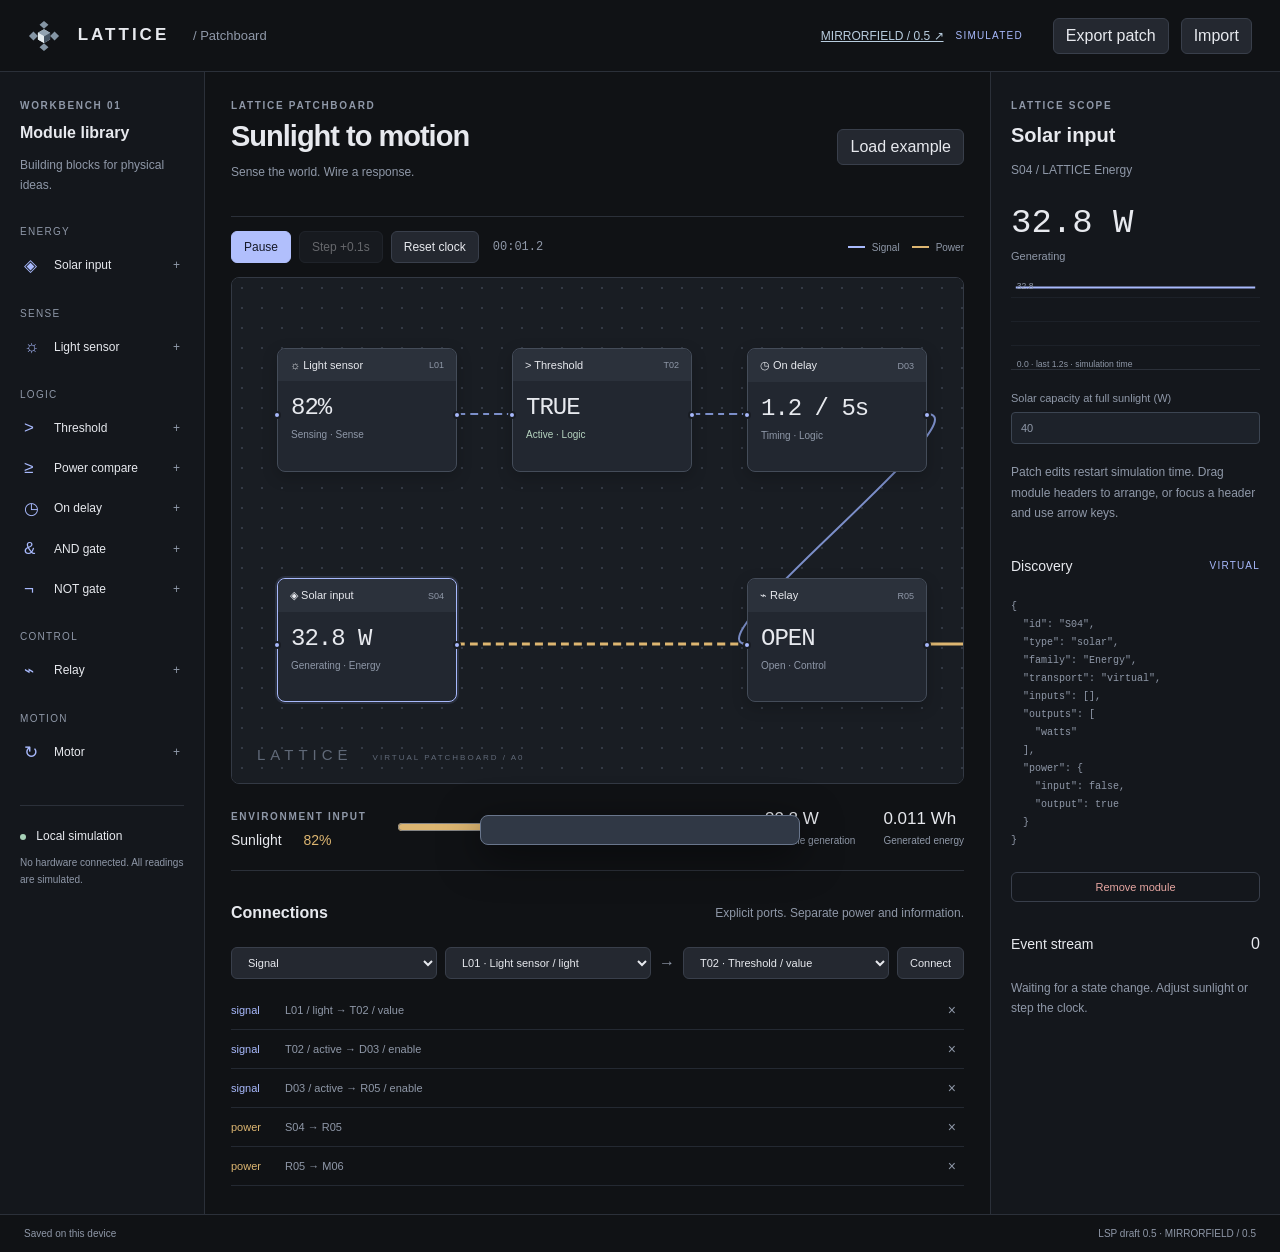
<file: index.html>
<!doctype html>
<html lang="en">
<head>
  <link rel="icon" type="image/svg+xml" href="brand/favicon.svg">
  <meta charset="UTF-8"><meta name="viewport" content="width=device-width, initial-scale=1">
  <meta name="color-scheme" content="dark"><title>LATTICE · Patchboard / 0.5</title>
  <link rel="stylesheet" href="./src/style.css"><link rel="stylesheet" href="./src/incidents.css">
</head>
<body>
  <header><a class="brand" href="./"><img class="mark" src="brand/lattice-mark.svg" alt=""> LATTICE <span class="subbrand">/ Patchboard</span></a><a href="mirrorfield.html" style="font-size:12px;color:#b8ccde">MIRRORFIELD / 0.5 ↗</a><span class="simulation">SIMULATED</span><button id="export">Export patch</button><button id="import">Import</button><input id="file" type="file" accept=".json" hidden></header>
  <main>
    <aside class="library"><div class="eyebrow">WORKBENCH 01</div><h2>Module library</h2><p class="muted">Building blocks for physical ideas.</p><div id="catalog"></div><div class="library-note"><span class="dot"></span> Local simulation<br><small>No hardware connected. All readings are simulated.</small></div></aside>
    <section class="workspace">
      <div class="title-row"><div><div class="eyebrow">LATTICE PATCHBOARD</div><h1>Sunlight to motion</h1><p class="muted">Sense the world. Wire a response.</p></div><button id="demo">Load example</button></div>
      <div class="toolbar"><button id="play" class="primary">Pause</button><button id="step">Step +0.1s</button><button id="reset">Reset clock</button><span id="clock">00:00.0</span><span class="legend"><i></i> Signal <i class="power"></i> Power</span></div>
      <div class="board-scroll"><div id="board" aria-label="Virtual module patchboard"><svg id="wires" aria-hidden="true"></svg><div id="modules"></div><div class="board-label">LATTICE<span>VIRTUAL PATCHBOARD / A0</span></div></div></div>
      <div class="environment"><div><span class="eyebrow">ENVIRONMENT INPUT</span><h3>Sunlight <output id="sun-value">82%</output></h3></div><input id="sun" aria-label="Sunlight" type="range" min="0" max="100" value="82"><div><strong id="generation">32.8 W</strong><small>Available generation</small></div><div><strong id="energy">0.000 Wh</strong><small>Generated energy</small></div></div>
      <section class="connections"><div class="section-heading"><h2>Connections</h2><span class="muted">Explicit ports. Separate power and information.</span></div><form id="connect"><select id="kind" aria-label="Connection kind"><option value="signal">Signal</option><option value="power">Power</option></select><select id="from" aria-label="Source port"></select><span>→</span><select id="to" aria-label="Destination port"></select><button type="submit">Connect</button></form><div id="connection-list"></div></section>
    </section>
    <aside class="inspector"><div class="eyebrow">LATTICE SCOPE</div><h2 id="inspect-title">Solar input</h2><div id="inspect-meta" class="muted"></div><div id="reading"></div><svg id="scope" viewBox="0 0 260 95" role="img" aria-label="Recent signal values"></svg><div id="settings"></div><div class="section-heading"><h3>Discovery</h3><span class="tag">VIRTUAL</span></div><pre id="discovery"></pre><button id="remove" class="danger">Remove module</button><div class="section-heading"><h3>Event stream</h3><span id="event-count"></span></div><div id="events" aria-live="off"></div></aside>
  </main>
  <footer><span id="save-status">Saved on this device</span><span>LSP draft 0.5 · MIRRORFIELD / 0.5</span></footer><div id="notice" role="status" hidden></div>
  <script type="module" src="./src/app.mjs"></script>
</body>
</html>
</file>
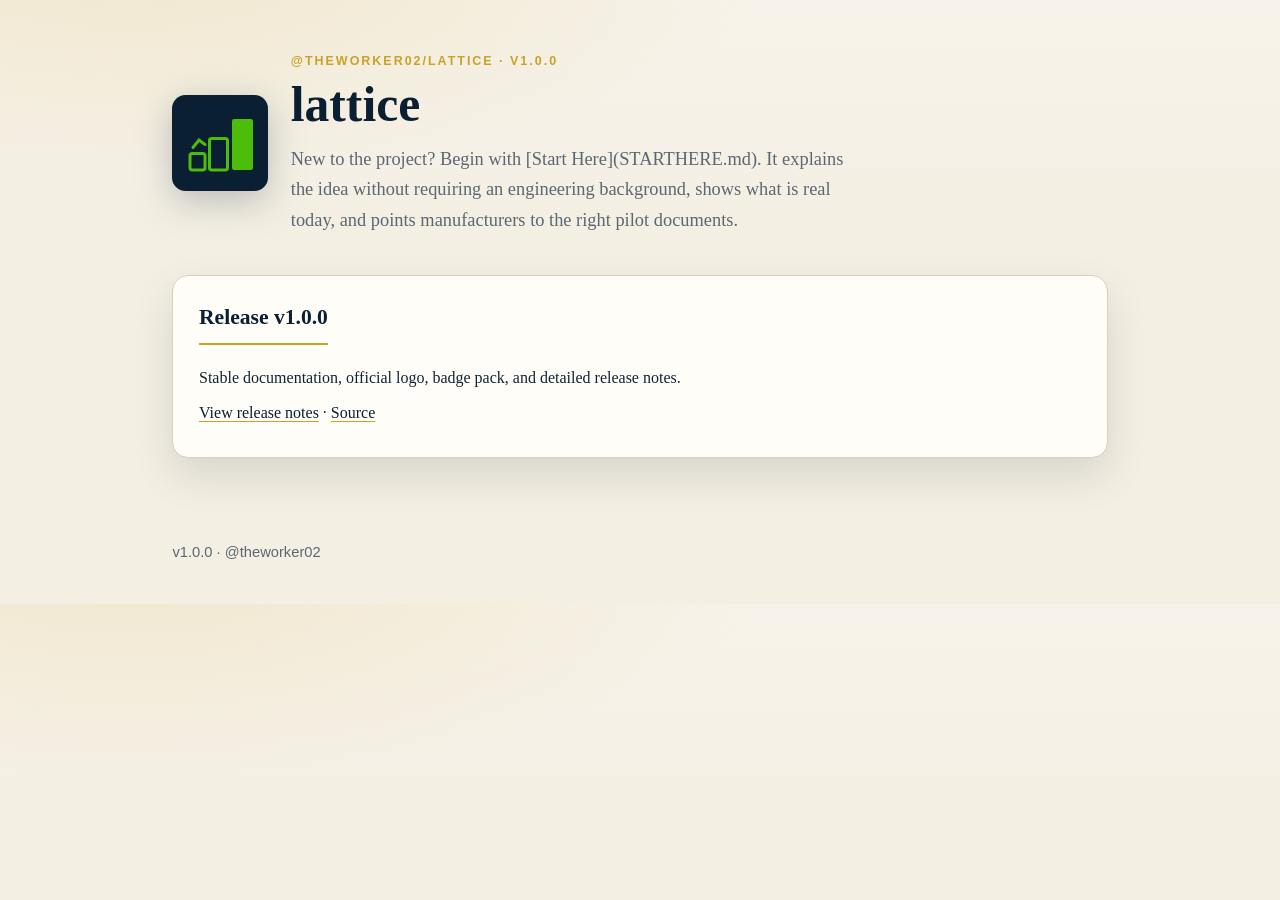
<file: docs/index.html>
<!DOCTYPE html>
<html lang="en"><head>
<meta charset="utf-8"><meta name="viewport" content="width=device-width, initial-scale=1">
<title>lattice · v1.0.0</title>
<link rel="stylesheet" href="styles.css">
<link rel="icon" href="logo.svg" type="image/svg+xml">
</head><body>
<header class="hero">
<img src="logo.svg" alt="lattice official logo" width="96" height="96">
<div>
<p class="kicker sans">@theworker02/lattice · v1.0.0</p>
<h1>lattice</h1>
<p class="lede">New to the project? Begin with [Start Here](STARTHERE.md). It explains the idea without requiring an engineering background, shows what is real today, and points manufacturers to the right pilot documents.</p>
</div>
</header>
<main class="wrap">
<section>
<h2>Release v1.0.0</h2>
<p>Stable documentation, official logo, badge pack, and detailed release notes.</p>
<p><a href="https://github.com/theworker02/lattice/releases/tag/v1.0.0">View release notes</a> ·
<a href="https://github.com/theworker02/lattice">Source</a></p>
</section>
</main>
<footer class="sans">v1.0.0 · @theworker02</footer>
</body></html>
</file>
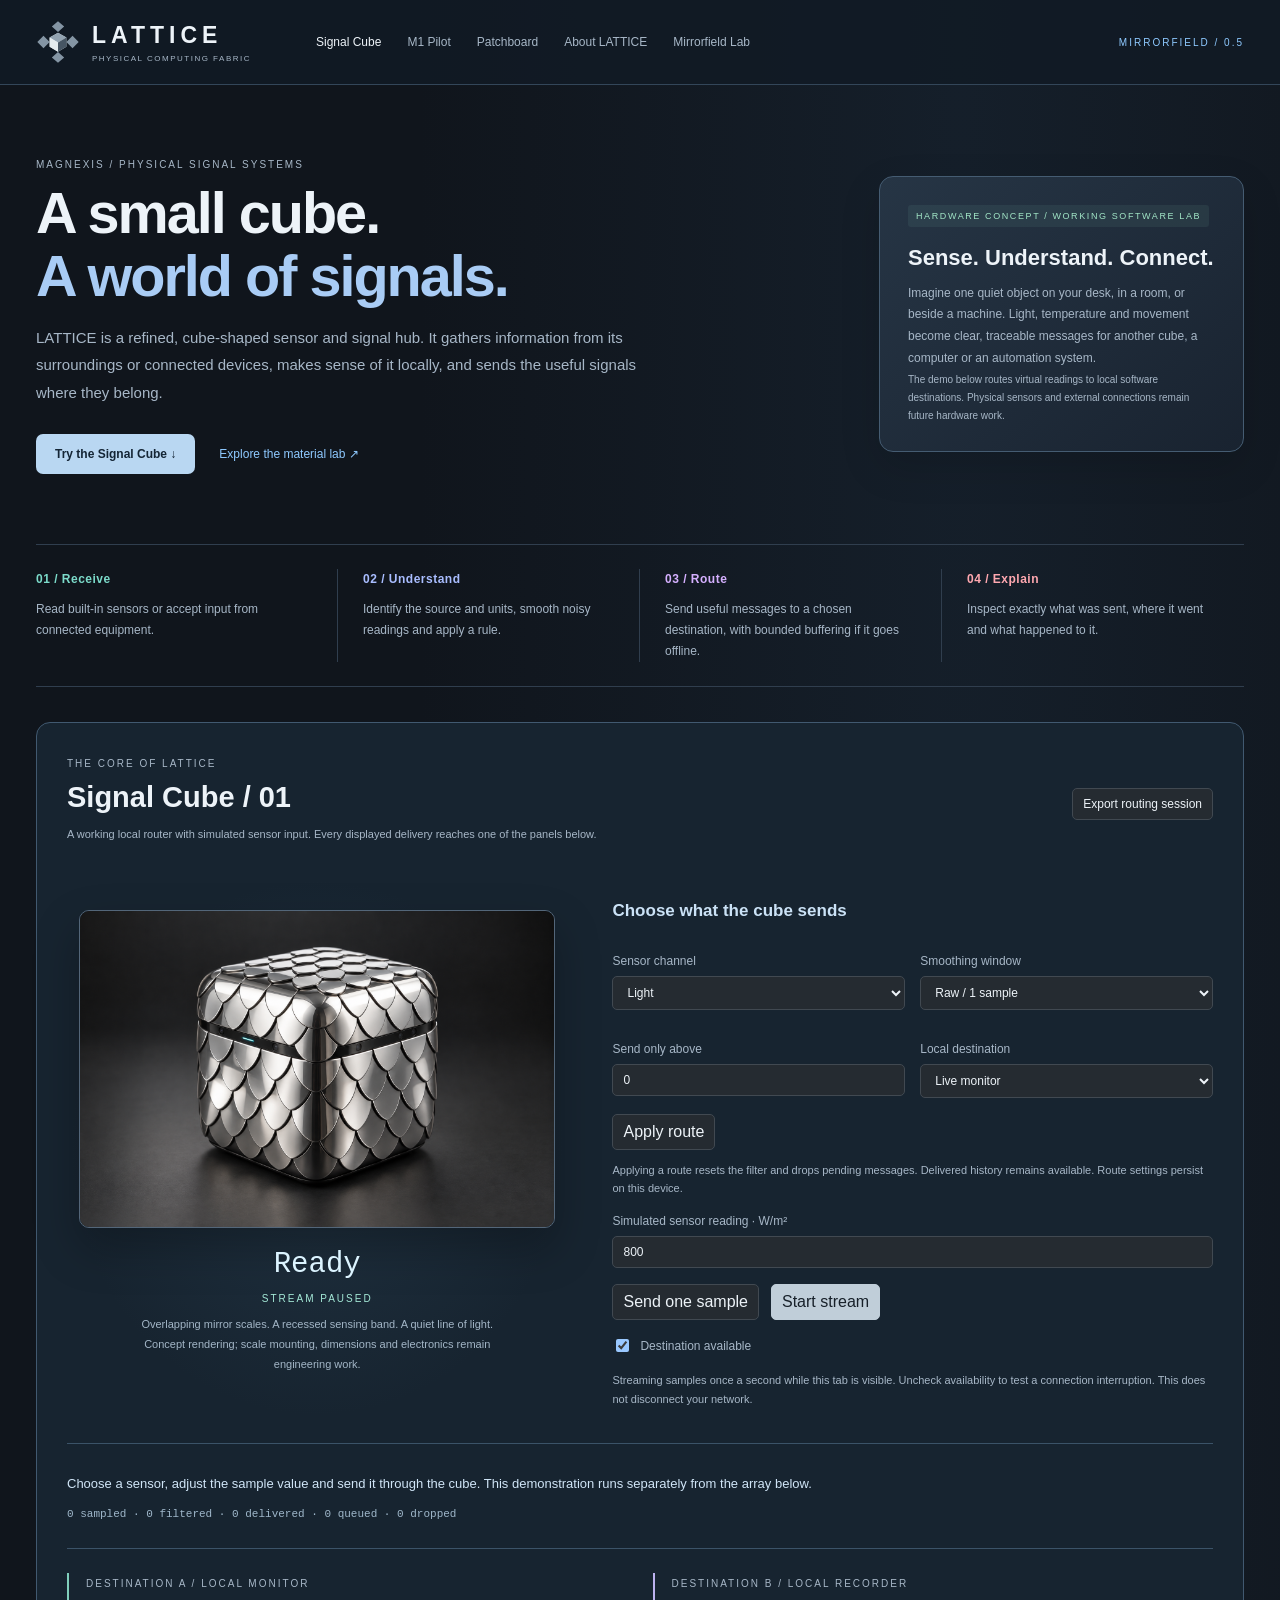
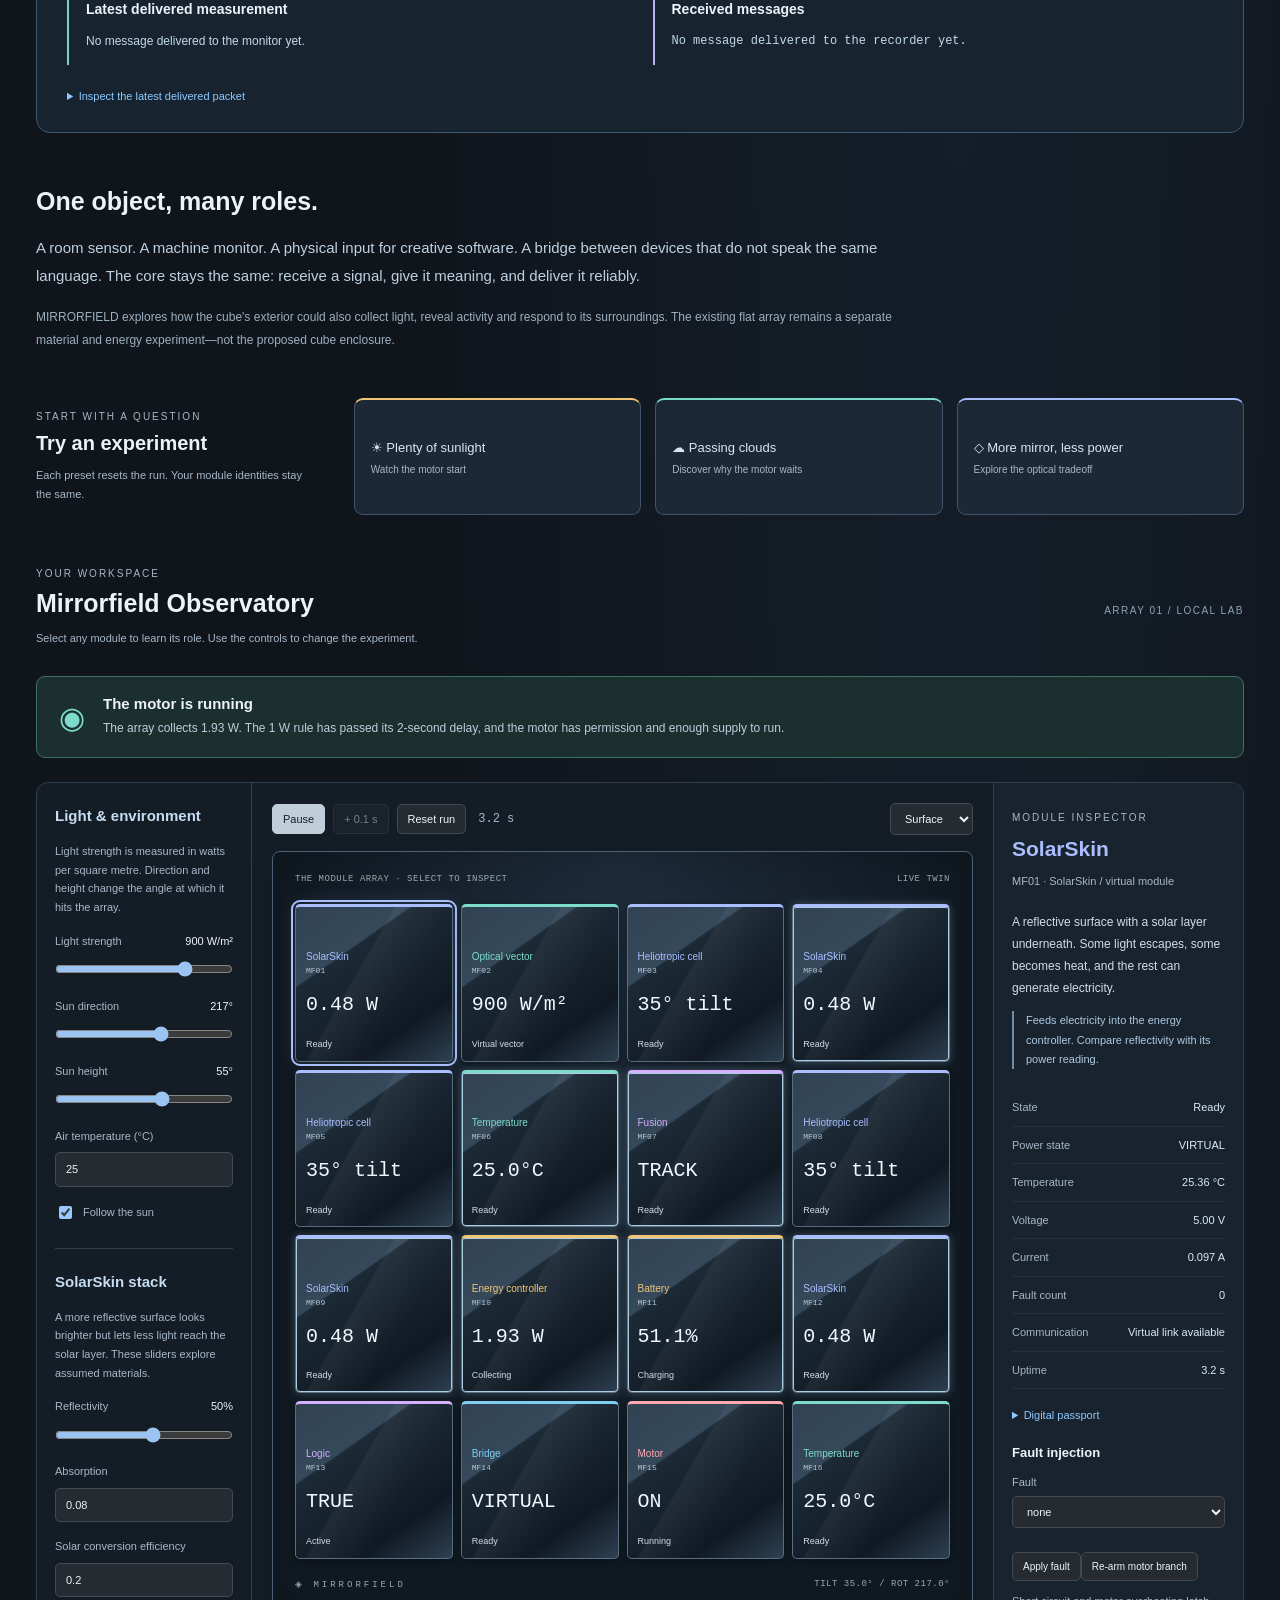
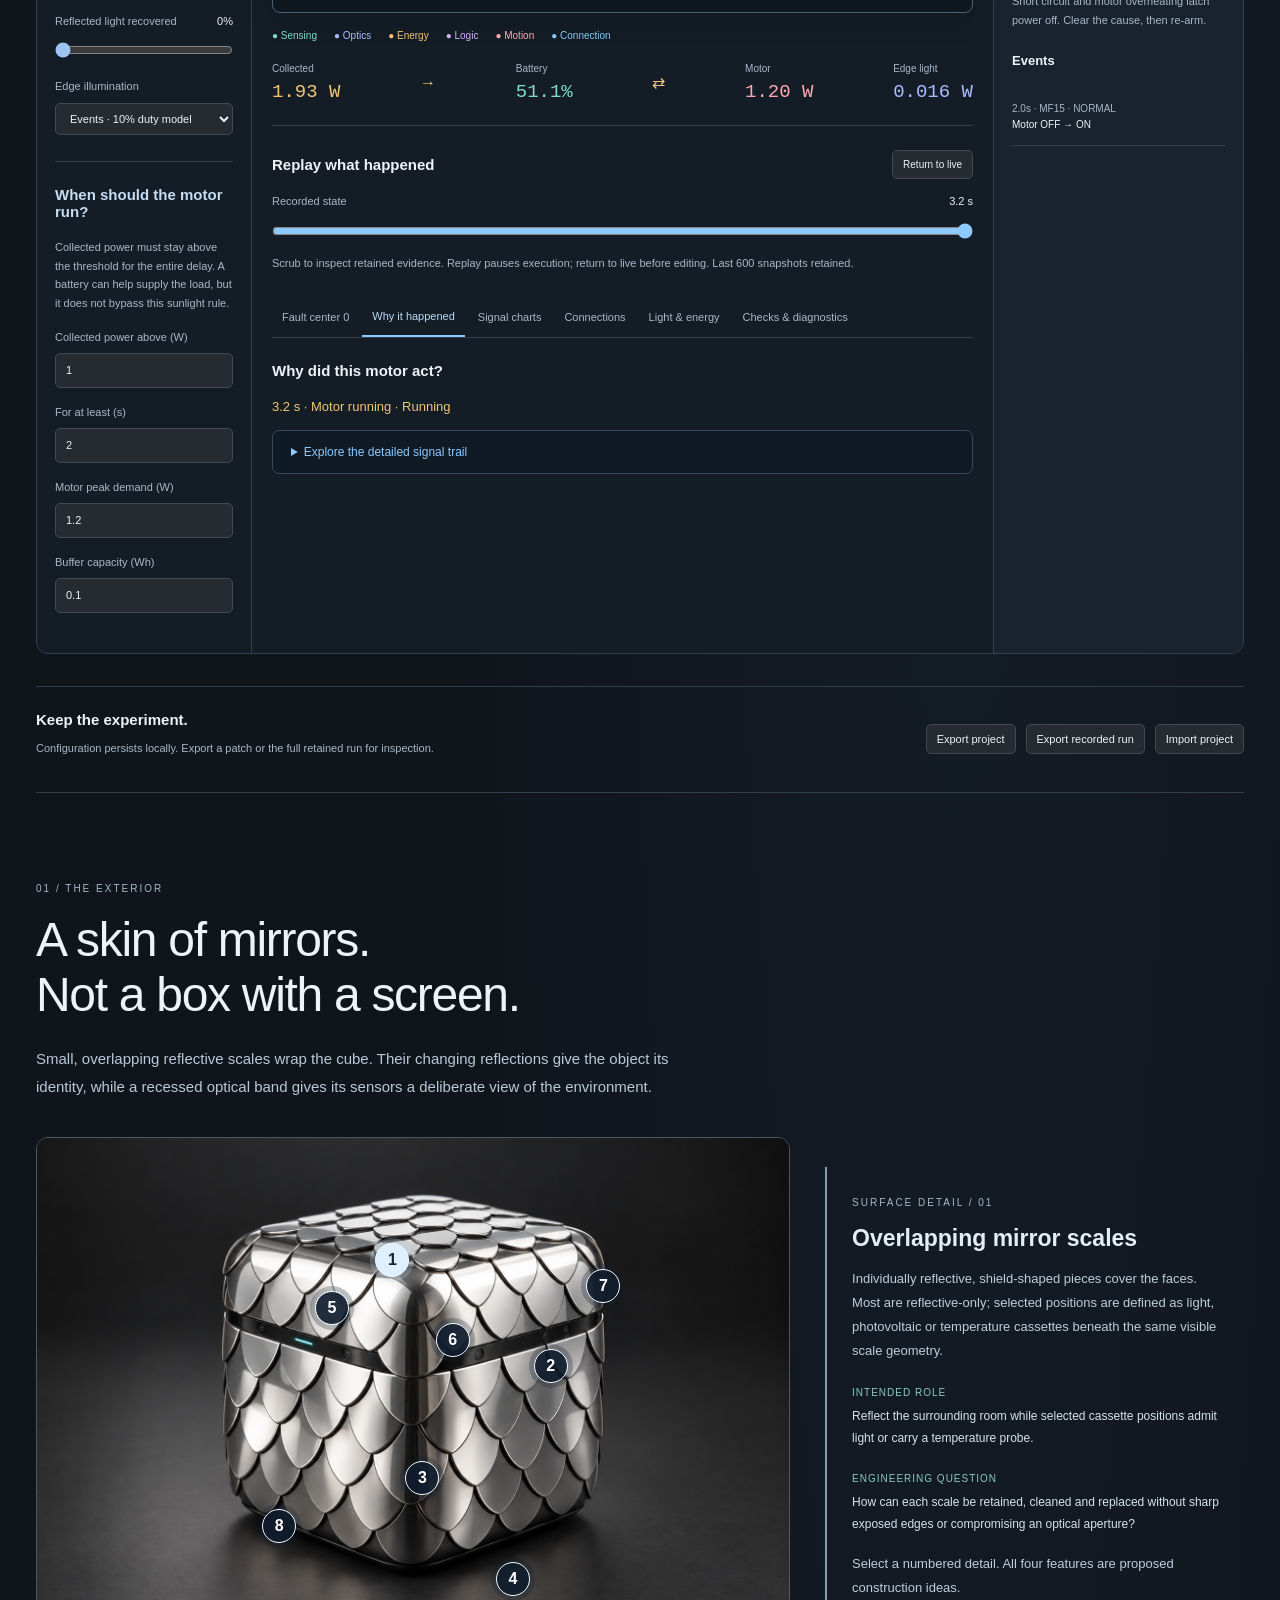
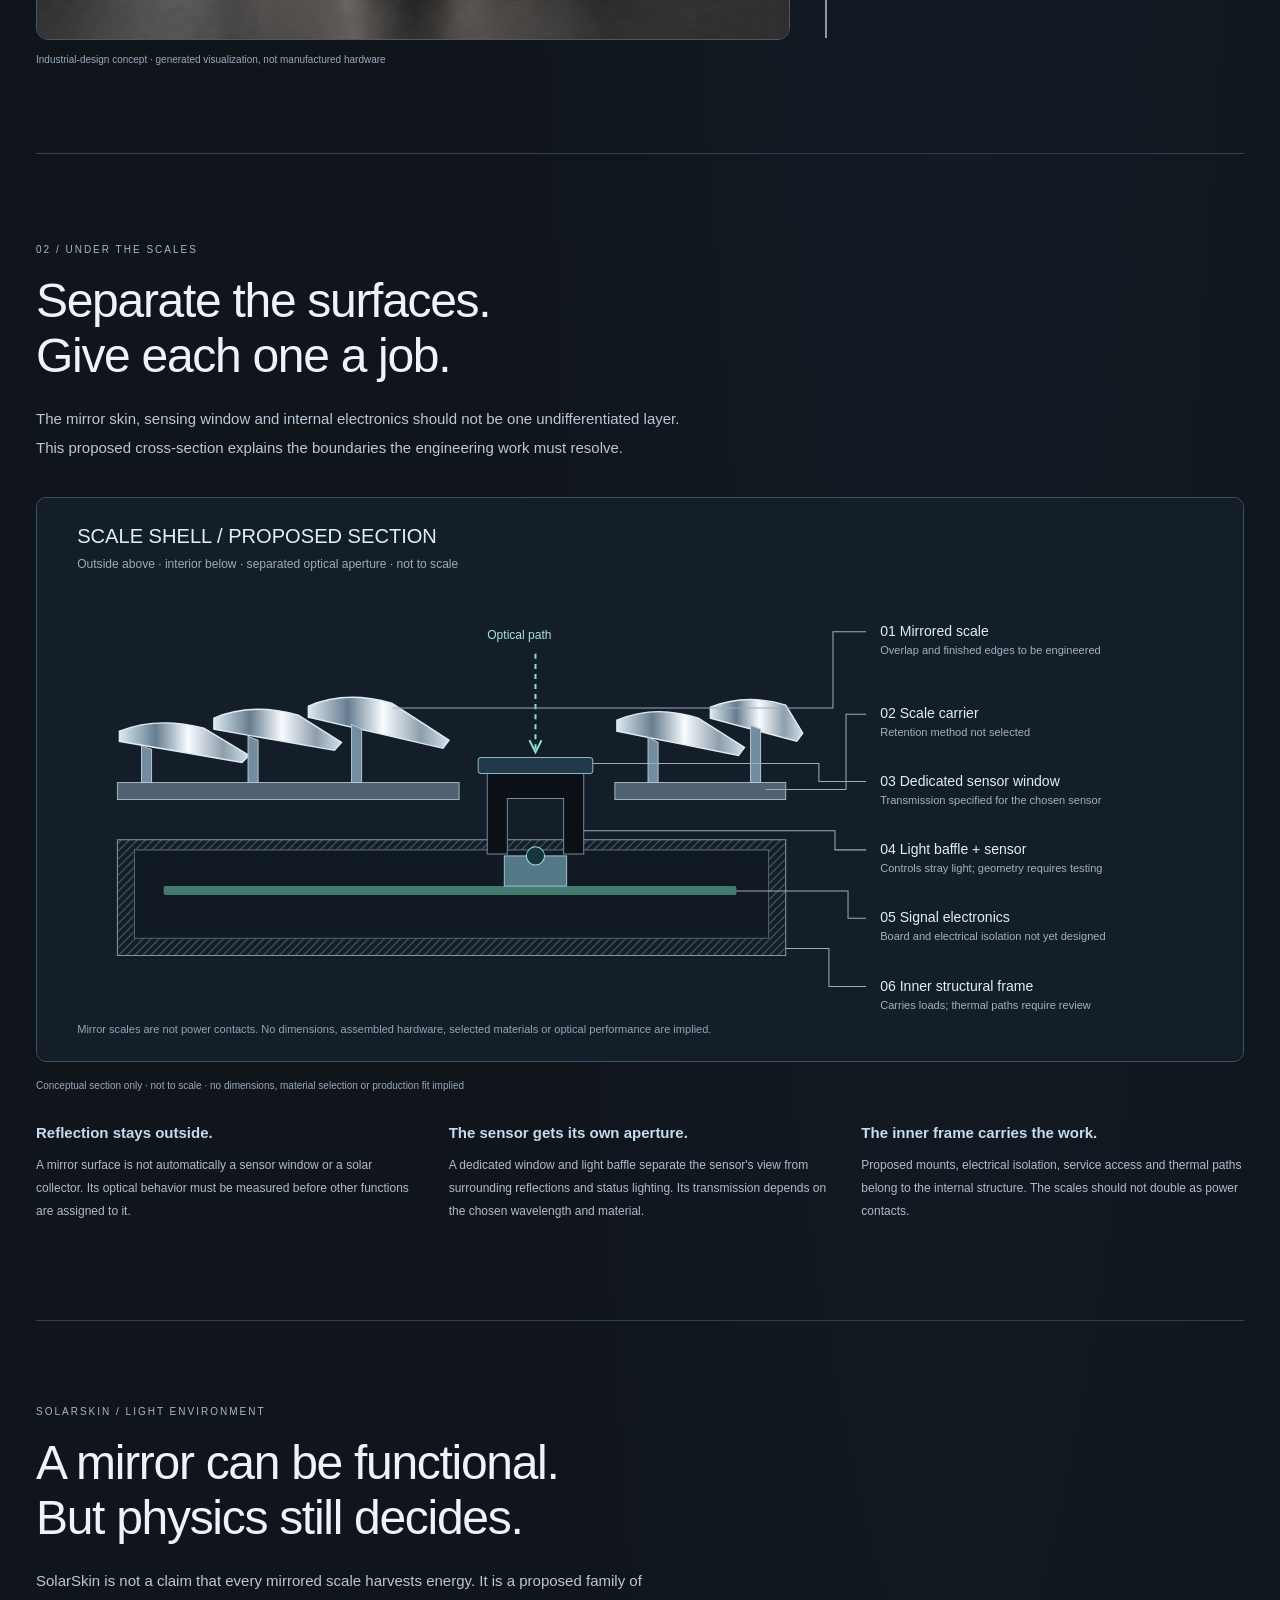
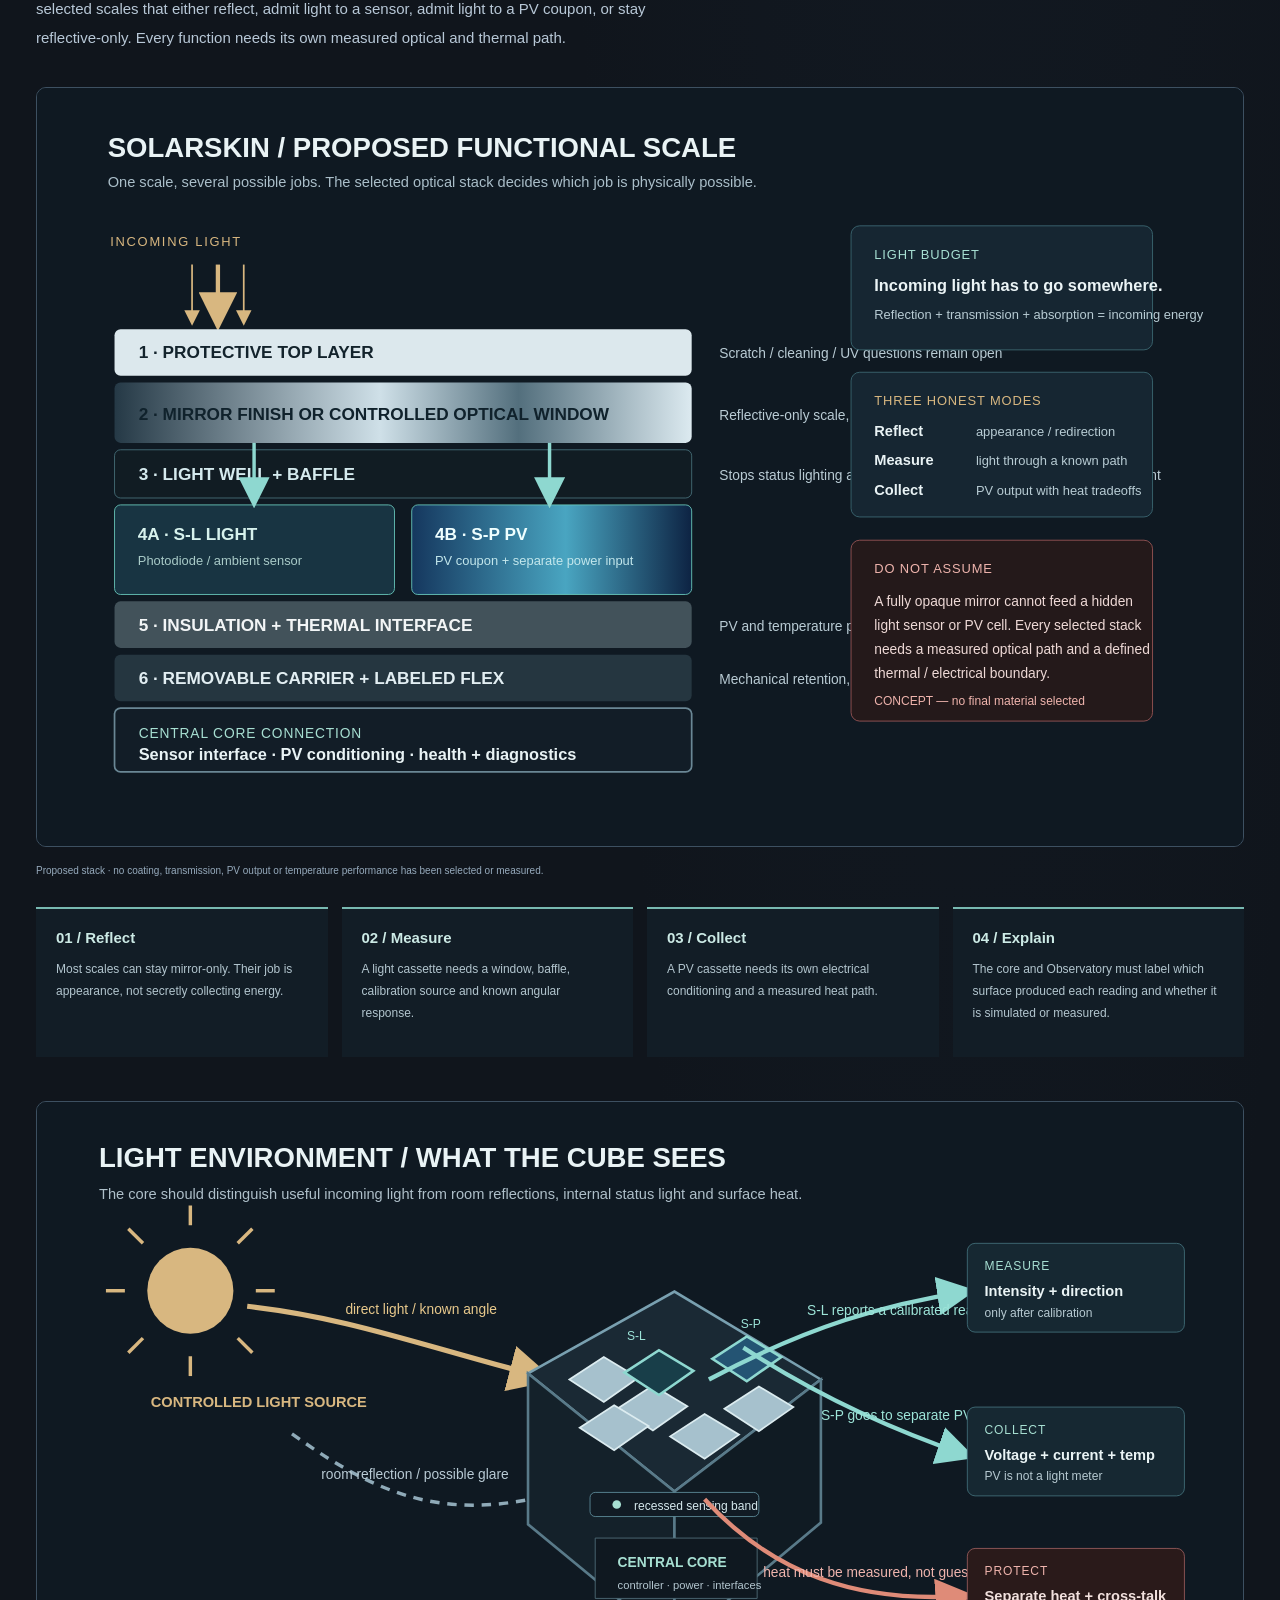
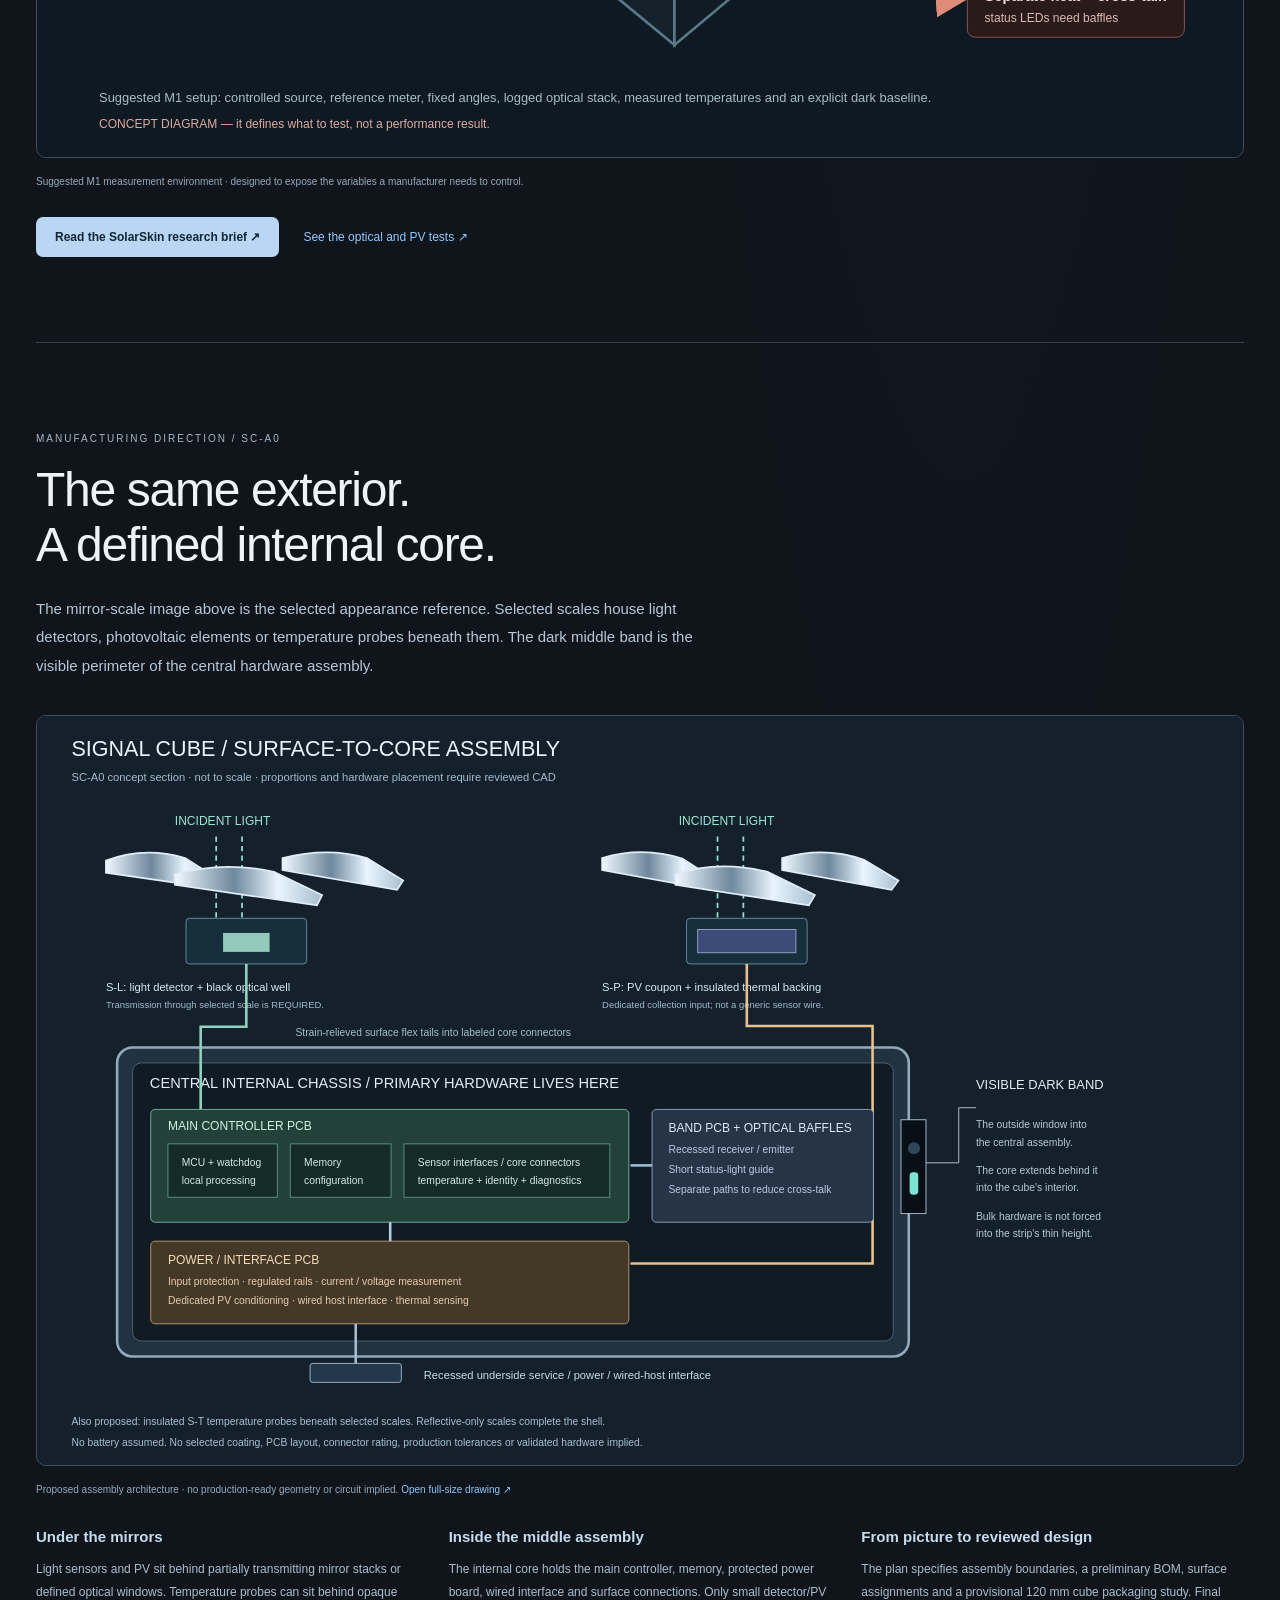
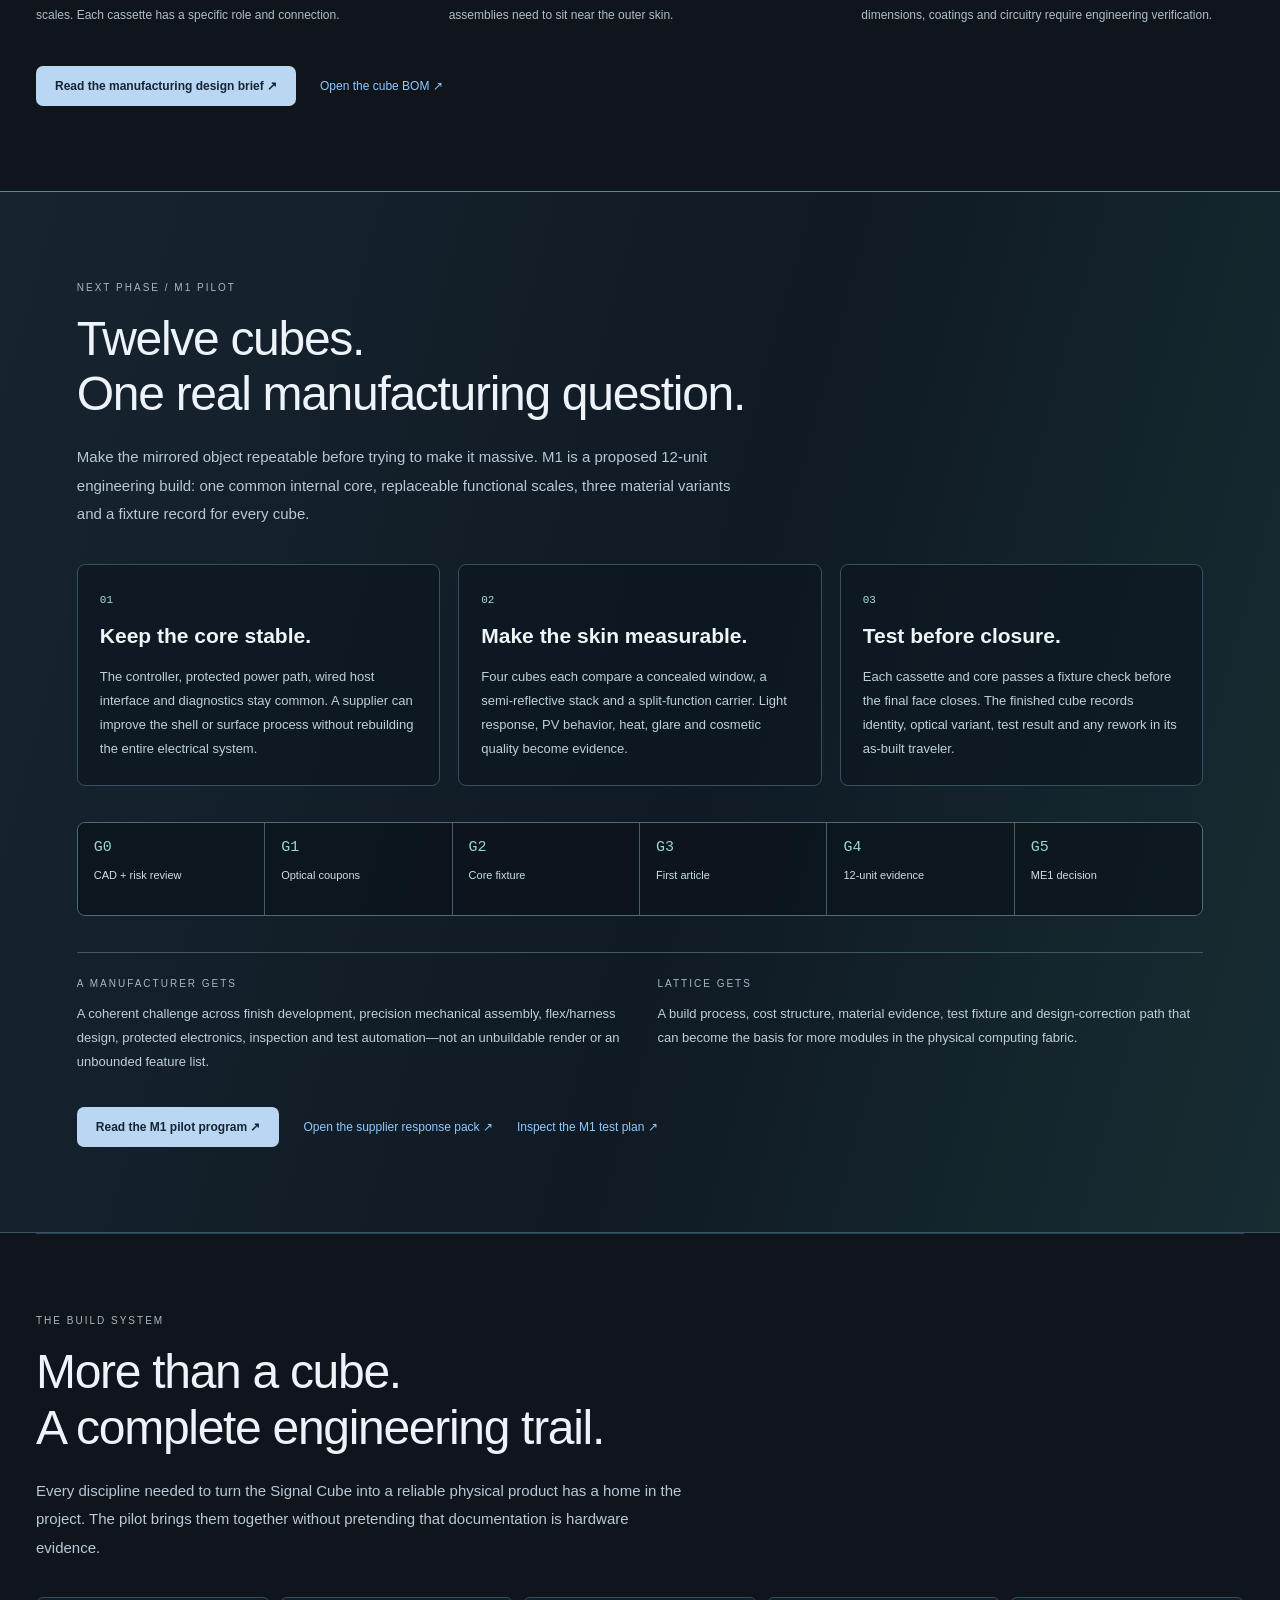
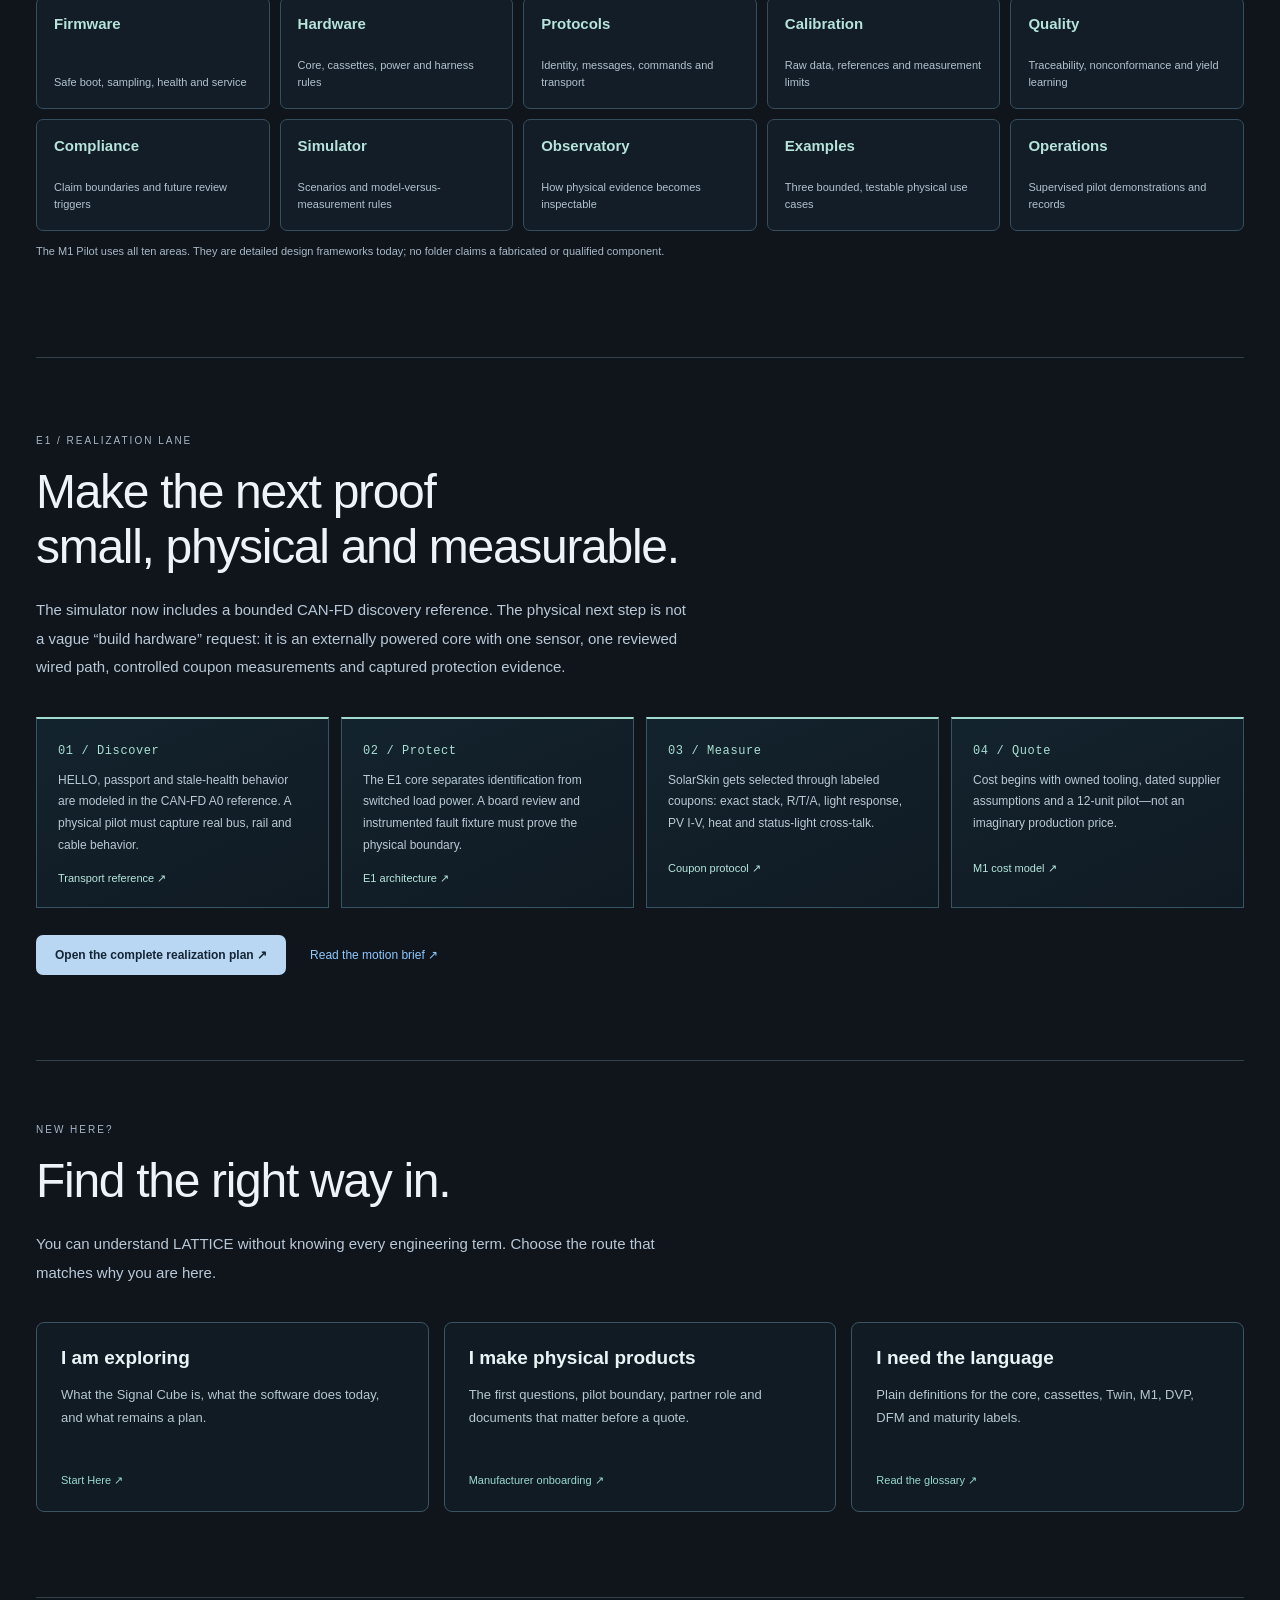
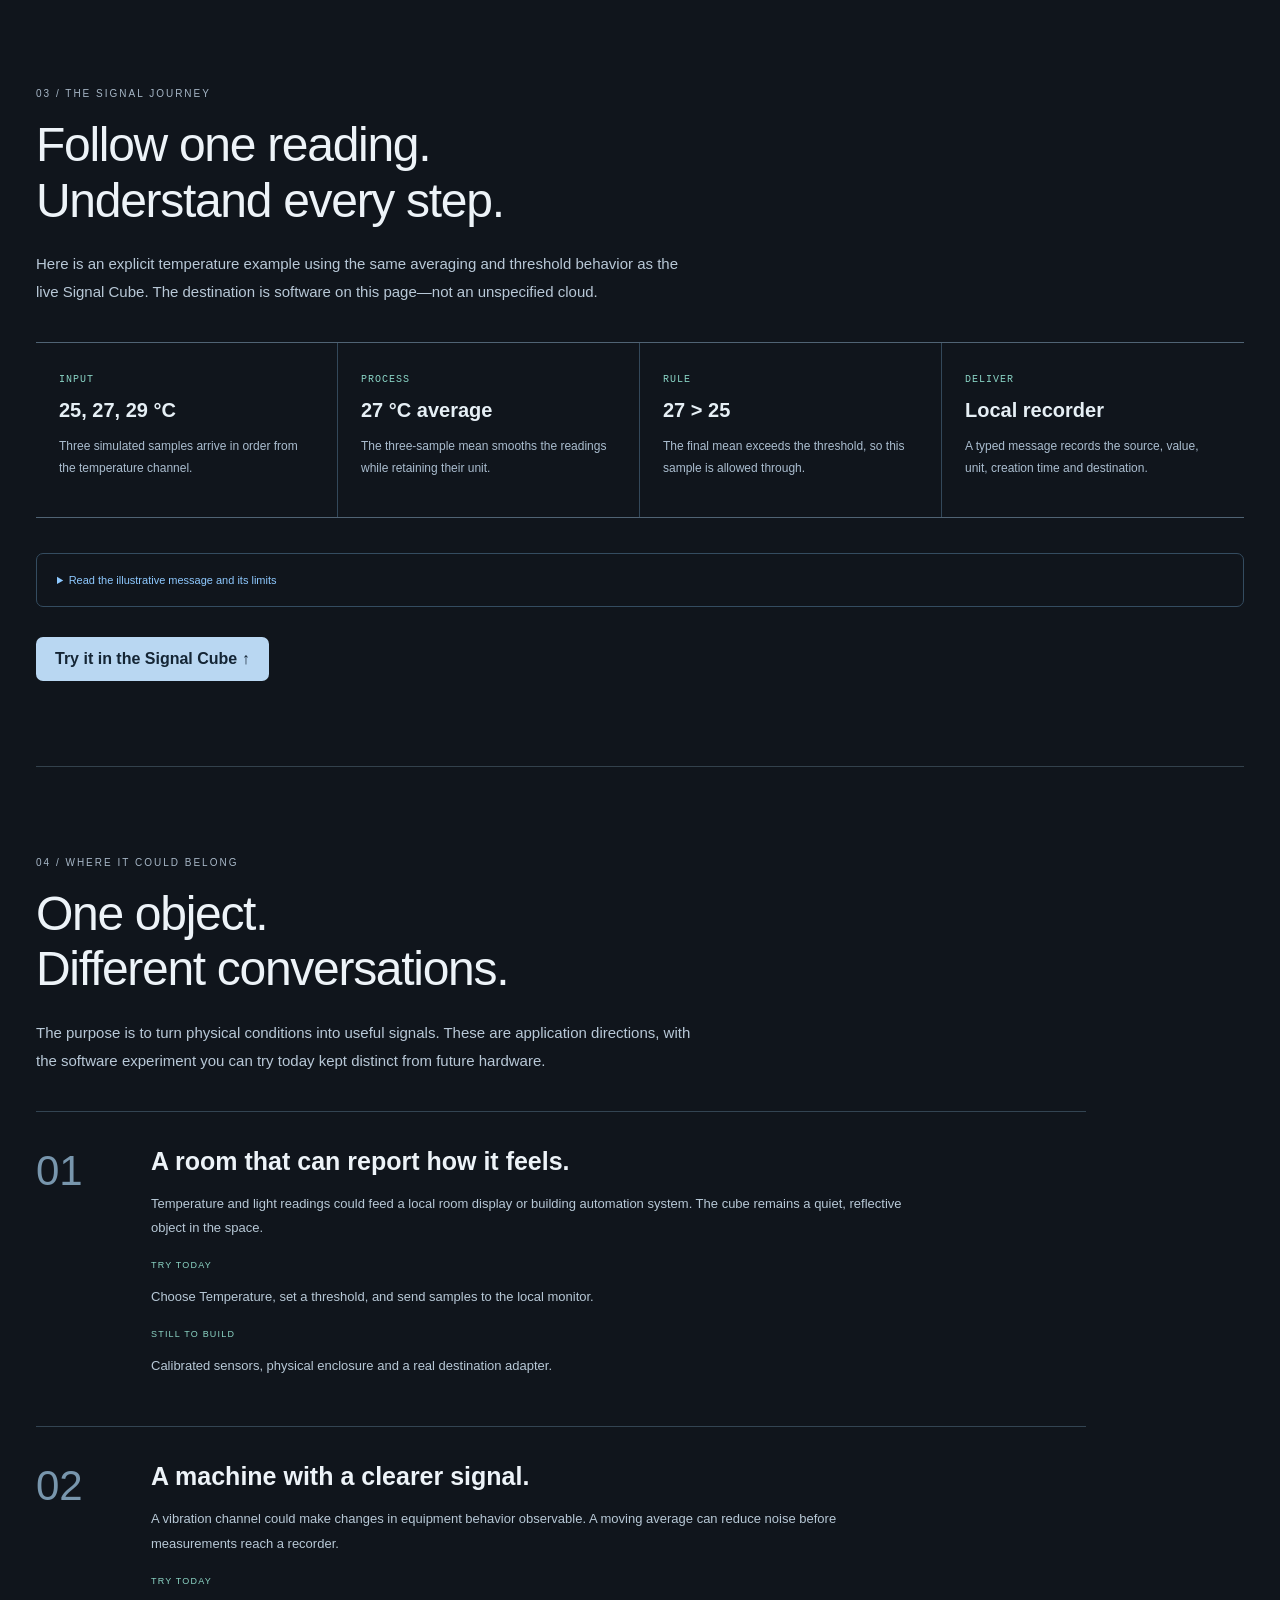
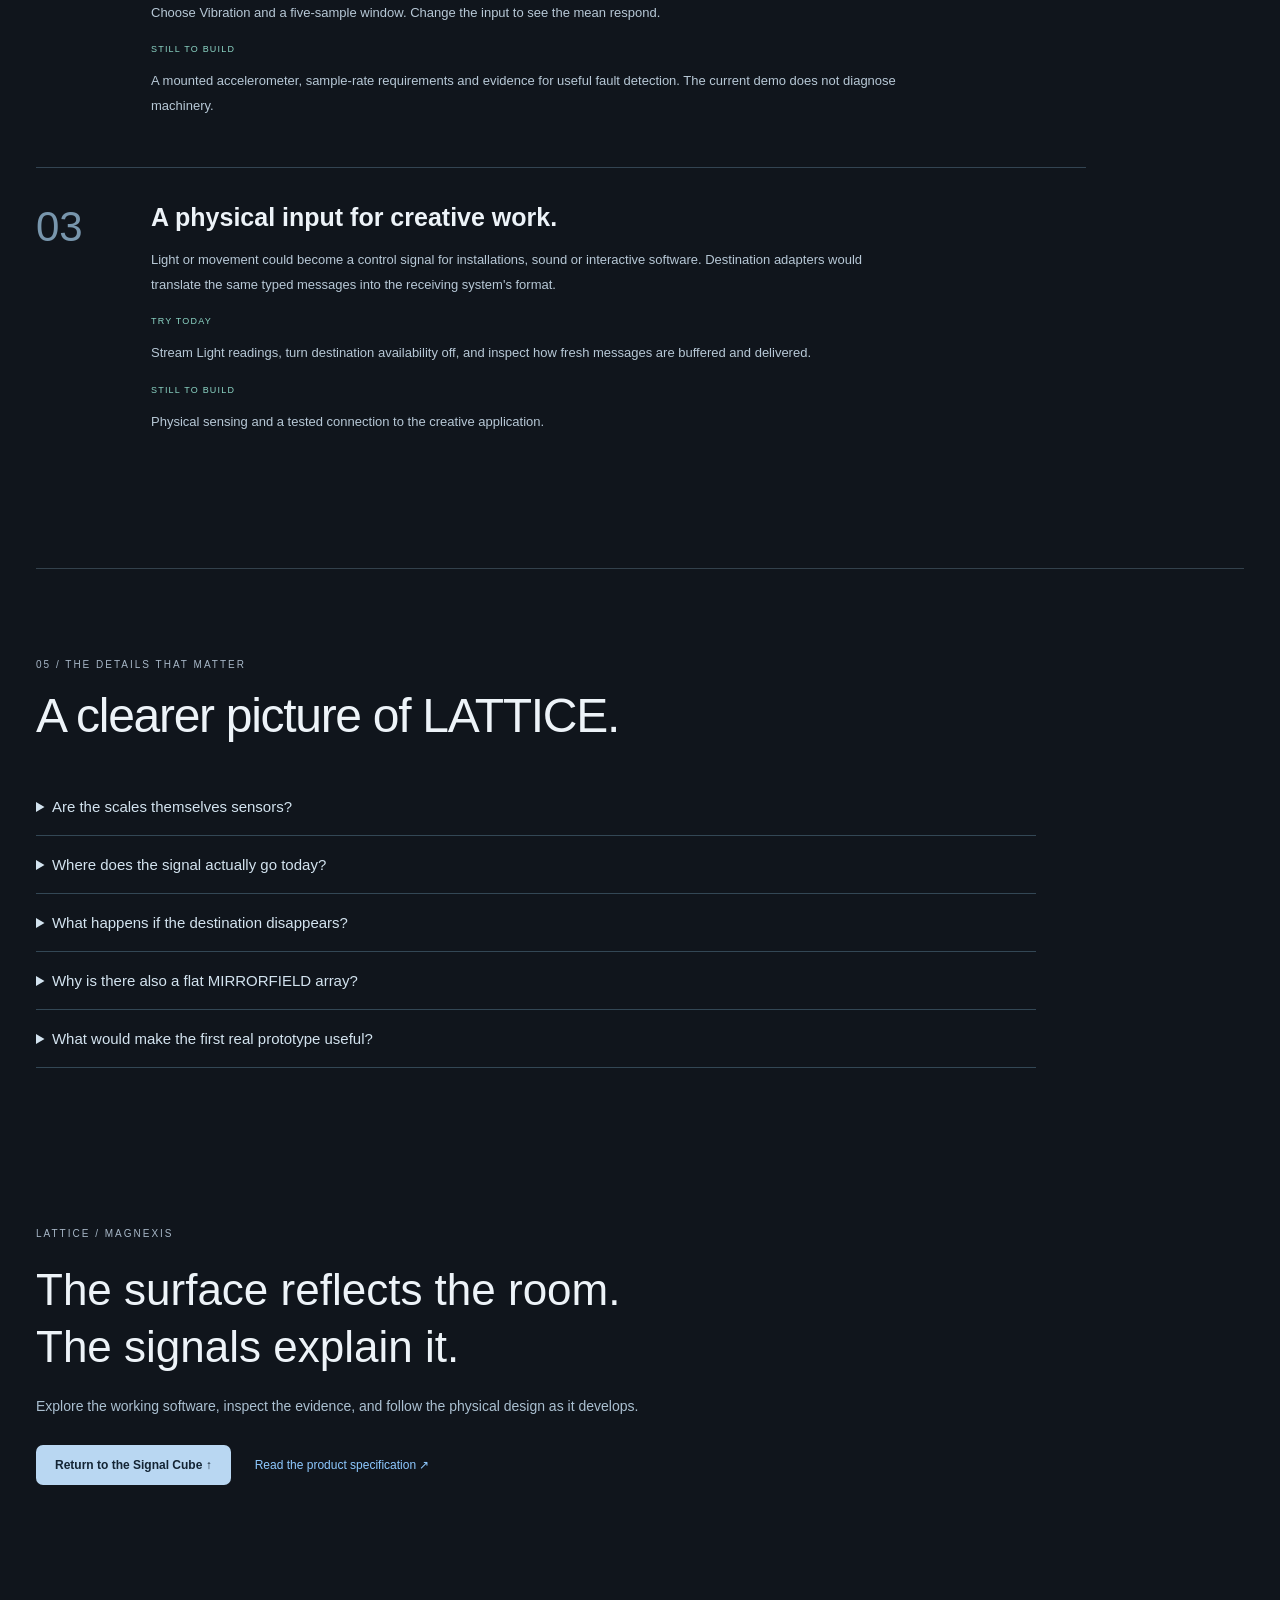
<file: mirrorfield.html>
<!doctype html>
<html lang="en"><head><meta charset="utf-8"><meta name="viewport" content="width=device-width, initial-scale=1"><meta name="color-scheme" content="dark"><title>LATTICE · Signal Cube</title><link rel="stylesheet" href="src/mirrorfield.css"><link rel="stylesheet" href="src/portal.css"><link rel="stylesheet" href="src/incidents.css"><link rel="stylesheet" href="src/cube.css"><link rel="stylesheet" href="src/product-story.css"></head>
<body>
<header><a class="identity" href="mirrorfield.html"><img src="design/identity/symbol.svg" alt="LATTICE reflective facets"><span>LATTICE<small>PHYSICAL COMPUTING FABRIC</small></span></a><nav aria-label="Workbench"><a class="current" href="#signal-cube">Signal Cube</a><a href="#manufacturer-pilot">M1 Pilot</a><a href="index.html">Patchboard</a><a href="#about-lattice">About LATTICE</a><a href="#experiments">Mirrorfield Lab</a></nav><span class="release">MIRRORFIELD / 0.5</span></header>
<main>
<section class="intro" id="about-lattice"><div><span class="eyebrow">MAGNEXIS / PHYSICAL SIGNAL SYSTEMS</span><h1>A small cube.<br><em>A world of signals.</em></h1><p>LATTICE is a refined, cube-shaped sensor and signal hub. It gathers information from its surroundings or connected devices, makes sense of it locally, and sends the useful signals where they belong.</p><div class="hero-actions"><a class="action-link" href="#signal-cube">Try the Signal Cube ↓</a><a href="#lab">Explore the material lab ↗</a></div></div><div class="intro-status"><span class="status">HARDWARE CONCEPT / WORKING SOFTWARE LAB</span><h2>Sense. Understand. Connect.</h2><p>Imagine one quiet object on your desk, in a room, or beside a machine. Light, temperature and movement become clear, traceable messages for another cube, a computer or an automation system.</p><small>The demo below routes virtual readings to local software destinations. Physical sensors and external connections remain future hardware work.</small></div></section>
<section class="journey" aria-label="What a Signal Cube does"><div class="sense"><b>01 / Receive</b><p>Read built-in sensors or accept input from connected equipment.</p></div><div class="optical"><b>02 / Understand</b><p>Identify the source and units, smooth noisy readings and apply a rule.</p></div><div class="logic"><b>03 / Route</b><p>Send useful messages to a chosen destination, with bounded buffering if it goes offline.</p></div><div class="motion"><b>04 / Explain</b><p>Inspect exactly what was sent, where it went and what happened to it.</p></div></section>
<section id="signal-cube" class="cube-lab"><div class="cube-heading"><div><span class="eyebrow">THE CORE OF LATTICE</span><h2>Signal Cube / 01</h2><p class="hint">A working local router with simulated sensor input. Every displayed delivery reaches one of the panels below.</p></div><button id="cube-export">Export routing session</button></div>
<div class="cube-workspace"><div class="cube-device" id="cube-body"><img class="cube-product-image" src="design/concepts/mirror-scale-cube.png" width="1536" height="1024" alt="Concept render of a compact sensor cube wrapped in overlapping polished mirror scales, with a recessed dark sensing band and a fine cyan status light"><strong id="cube-reading">Ready</strong><span id="cube-state">STREAM PAUSED</span><p>Overlapping mirror scales. A recessed sensing band. A quiet line of light. Concept rendering; scale mounting, dimensions and electronics remain engineering work.</p></div>
<div class="cube-route"><h3>Choose what the cube sends</h3><div class="cube-fields"><label>Sensor channel<select id="cube-source"><option value="light">Light</option><option value="temperature">Temperature</option><option value="vibration">Vibration</option></select></label><label>Smoothing window<select id="cube-window"><option value="1">Raw / 1 sample</option><option value="3">3-sample average</option><option value="5">5-sample average</option><option value="10">10-sample average</option></select></label><label>Send only above<input id="cube-threshold" type="number" step="any" required></label><label>Local destination<select id="cube-destination"><option value="monitor">Live monitor</option><option value="recorder">Event recorder</option></select></label></div><button id="cube-apply">Apply route</button><p class="hint">Applying a route resets the filter and drops pending messages. Delivered history remains available. Route settings persist on this device.</p><label>Simulated sensor reading · <span id="cube-unit"></span><input id="cube-value" type="number" required></label><div class="cube-actions"><button id="cube-send">Send one sample</button><button id="cube-run" class="primary">Start stream</button></div><label class="check"><input id="cube-online" type="checkbox" checked> Destination available</label><p class="hint">Streaming samples once a second while this tab is visible. Uncheck availability to test a connection interruption. This does not disconnect your network.</p></div></div>
<div class="cube-delivery"><p id="cube-explanation"></p><p id="cube-counts"></p></div><div class="cube-sinks"><section><span class="eyebrow">DESTINATION A / LOCAL MONITOR</span><h3>Latest delivered measurement</h3><p id="cube-monitor"></p></section><section><span class="eyebrow">DESTINATION B / LOCAL RECORDER</span><h3>Received messages</h3><pre id="cube-log"></pre></section></div><details><summary>Inspect the latest delivered packet</summary><pre id="cube-packet"></pre></details></section>
<section class="cube-vision"><h2>One object, many roles.</h2><p>A room sensor. A machine monitor. A physical input for creative software. A bridge between devices that do not speak the same language. The core stays the same: receive a signal, give it meaning, and deliver it reliably.</p><p class="hint">MIRRORFIELD explores how the cube's exterior could also collect light, reveal activity and respond to its surroundings. The existing flat array remains a separate material and energy experiment—not the proposed cube enclosure.</p></section>
<section id="experiments" class="experiment-bar"><div><span class="eyebrow">START WITH A QUESTION</span><h2>Try an experiment</h2><p class="hint">Each preset resets the run. Your module identities stay the same.</p></div><button data-preset="sunny">☀ Plenty of sunlight<small>Watch the motor start</small></button><button data-preset="cloudy">☁ Passing clouds<small>Discover why the motor waits</small></button><button data-preset="mirror">◇ More mirror, less power<small>Explore the optical tradeoff</small></button></section>
<section class="lab-heading" id="lab"><div><span class="eyebrow">YOUR WORKSPACE</span><h2>Mirrorfield Observatory</h2><p class="hint">Select any module to learn its role. Use the controls to change the experiment.</p></div><span class="workspace-label">ARRAY 01 / LOCAL LAB</span></section>
<div class="live-explanation"><span id="outcome-icon">◉</span><div><h3 id="outcome-title" aria-live="polite">Preparing your experiment</h3><p id="outcome-detail"></p></div></div>
<section id="incident-banner" class="incident-banner" hidden><span class="eyebrow">SIMULATED SYSTEM FAULT</span><h2 id="incident-headline" aria-live="assertive"></h2><p id="incident-summary"></p><button id="review-incidents">Review faults & recovery →</button></section><div class="workbench">
<aside class="controls"><h2>Light & environment</h2><p class="hint">Light strength is measured in watts per square metre. Direction and height change the angle at which it hits the array.</p><label>Light strength <output id="irradiance-value"></output><input id="irradiance" type="range" min="0" max="1200" step="10"></label><label>Sun direction <output id="azimuth-value"></output><input id="azimuth" type="range" min="0" max="360"></label><label>Sun height <output id="elevation-value"></output><input id="elevation" type="range" min="0" max="90"></label><label>Air temperature (°C) <input id="ambient" type="number" min="-10" max="50" step="1"></label><label class="check"><input id="tracking" type="checkbox"> Follow the sun</label>
<h2>SolarSkin stack</h2><p class="hint">A more reflective surface looks brighter but lets less light reach the solar layer. These sliders explore assumed materials.</p><label>Reflectivity <output id="reflectivity-value"></output><input id="reflectivity" type="range" min="0" max="0.9" step="0.01"></label><label>Absorption <input id="absorption" type="number" min="0" max="0.3" step="0.01"></label><label>Solar conversion efficiency <input id="efficiency" type="number" min="0.01" max="0.35" step="0.01"></label><label>Reflected light recovered <output id="routing-value"></output><input id="routing" type="range" min="0" max="0.2" step="0.01"></label><label>Edge illumination<select id="lighting"><option value="off">Off</option><option value="events">Events · 10% duty model</option><option value="continuous">Continuous</option></select></label>
<h2>When should the motor run?</h2><p class="hint">Collected power must stay above the threshold for the entire delay. A battery can help supply the load, but it does not bypass this sunlight rule.</p><label>Collected power above (W)<input id="thresholdW" type="number" min="0" max="10" step="0.1"></label><label>For at least (s)<input id="delayS" type="number" min="0" max="60" step="0.1"></label><label>Motor peak demand (W)<input id="demandW" type="number" min="0.1" max="2.5" step="0.1"></label><label>Buffer capacity (Wh)<input id="batteryWh" type="number" min="0.01" max="10" step="0.01"></label>
</aside>
<section class="center"><div class="transport"><button id="run" class="primary">Pause</button><button id="step">+ 0.1 s</button><button id="reset">Reset run</button><span id="clock">0.0 s</span><select id="view" aria-label="Array view"><option value="surface">Surface</option><option value="thermal">Thermal</option><option value="power">Power</option></select></div>
<div class="array-stage"><div class="array-caption"><span>THE MODULE ARRAY · SELECT TO INSPECT</span><span id="live-label">LIVE TWIN</span></div><div id="array" aria-label="Physical 4 by 4 array"></div><div class="stage-footer"><span>◈ MIRRORFIELD</span><span id="orientation"></span></div></div>
<div class="family-legend"><span class="sense">● Sensing</span><span class="optical">● Optics</span><span class="energy">● Energy</span><span class="logic">● Logic</span><span class="motion">● Motion</span><span class="bridge">● Connection</span></div><div class="energy-strip"><div><small>Collected</small><strong id="collected"></strong></div><span>→</span><div><small>Battery</small><strong id="battery"></strong></div><span>⇄</span><div><small>Motor</small><strong id="motor"></strong></div><div><small>Edge light</small><strong id="light-power"></strong></div></div>
<div class="timeline"><div class="section-title"><h2>Replay what happened</h2><button id="live">Return to live</button></div><label for="timeline">Recorded state <output id="replay-time"></output></label><input id="timeline" type="range" min="0" max="0" value="0"><p class="hint">Scrub to inspect retained evidence. Replay pauses execution; return to live before editing. Last 600 snapshots retained.</p></div>
<div class="tabs" role="tablist" aria-label="Analysis"><button role="tab" aria-selected="false" data-tab="incidents">Fault center <span id="incident-count">0</span></button><button role="tab" aria-selected="true" data-tab="causality">Why it happened</button><button role="tab" aria-selected="false" data-tab="scope">Signal charts</button><button role="tab" aria-selected="false" data-tab="topology">Connections</button><button role="tab" aria-selected="false" data-tab="optics">Light & energy</button><button role="tab" aria-selected="false" data-tab="sandbox">Checks & diagnostics</button></div>
<section id="incidents" class="tab-panel" hidden><h2>Fault center</h2><p class="hint">Investigate faults, inspect the evidence and acknowledge what you have reviewed. Acknowledging an incident does not clear the cause or turn power back on.</p><div class="incident-tools"><select id="incident-filter" aria-label="Incident filter"><option value="active">Active faults</option><option value="all">All faults this run</option></select><button id="export-incidents">Export incident report</button></div><div id="incident-list"></div><div class="incident-drills"><h3>Practice a failure</h3><p class="hint">These drills inject a fault into the current simulation. They do not affect real hardware. Use the inspector to clear the fault and re-arm the motor when needed.</p><div class="incident-tools"><select id="fault-drill" aria-label="Fault drill"><option value="short">Motor short circuit</option><option value="link">Bridge communication loss</option><option value="heat">Motor overheating</option><option value="solar">SolarSkin output collapse</option></select><button id="run-drill">Inject selected fault</button></div></div></section>
<section id="causality" class="tab-panel"><h2>Why did this motor act?</h2><p id="reason"></p><details class="technical-trace"><summary>Explore the detailed signal trail</summary><ol id="trace"></ol></details></section>
<section id="scope" class="tab-panel" hidden><div class="scope-controls"><label>Channel<select id="channel"><option value="temperature">Temperature · °C</option><option value="watts">Power · W</option><option value="voltage">Voltage · V</option><option value="current">Current · A</option><option value="position">Position · degrees</option><option value="intensity">Irradiance · W/m²</option><option value="active">Digital state · 0/1</option></select></label><label>Overlay module<select id="overlay"></select></label></div><svg id="scope-chart" viewBox="0 0 600 180" role="img" aria-label="Selected channel history"></svg><p id="scope-caption" class="hint"></p></section>
<section id="topology" class="tab-panel" hidden><h2>Self-described virtual network</h2><p class="hint">Derived from passports and simulation links. Physical cable discovery is not implemented.</p><div id="topology-list"></div></section>
<section id="optics" class="tab-panel" hidden><h2>Where the incident energy goes</h2><div id="optical-ledger"></div><h3>Appearance / collection trade space</h3><table><thead><tr><th>Reflectance</th><th>PV output / cell</th><th>Heat / cell</th></tr></thead><tbody id="tradeoffs"></tbody></table><p class="hint">Normal incidence, current irradiance, 25°C, 80 × 80 mm gross aperture. Hypotheses, not spectral measurements; framing losses omitted.</p><h3>2D ray experiment</h3><label>Incidence angle <input id="ray-angle" type="range" min="-60" max="60" value="0"></label><p id="ray-result"></p><p class="hint">1,000 rays, diagonal mirror, edge collector spanning 20% of cavity height. Separate geometric experiment; does not set the recapture assumption above.</p></section>
<section id="sandbox" class="tab-panel" hidden><h2>Pre-deployment checks</h2><div id="checks"></div><p class="hint">Hardware deployment unavailable. Passing simulation checks does not qualify an electrical assembly.</p><h3>LatticeLight / Bridge diagnostics</h3><label>Optical message<input id="optical-message" maxlength="64" value="WHO:MF14"></label><label class="check"><input id="obstructed" type="checkbox"> Obstruct optical line of sight</label><button id="send-optical">Send virtual optical frame</button><button id="send-bridge">Test virtual Bridge</button><pre id="diagnostic-result">No diagnostic sent.</pre></section>
</section>
<aside class="inspect"><span class="eyebrow">MODULE INSPECTOR</span><h2 id="module-title"></h2><p id="module-id" class="hint"></p><p id="module-description" class="module-description"></p><div id="module-purpose"></div><div id="health"></div><details><summary>Digital passport</summary><pre id="passport"></pre></details><h3>Fault injection</h3><label>Fault<select id="fault"></select></label><button id="inject">Apply fault</button><button id="rearm">Re-arm motor branch</button><p class="hint">Short circuit and motor overheating latch power off. Clear the cause, then re-arm.</p><h3>Events</h3><div id="events"></div></aside>
</div>
<section class="files"><div><h2>Keep the experiment.</h2><p class="hint">Configuration persists locally. Export a patch or the full retained run for inspection.</p></div><button id="export">Export project</button><button id="export-run">Export recorded run</button><button id="import">Import project</button><input id="file" type="file" accept=".json" hidden></section>

<section class="product-story" id="scale-design"><div class="story-heading"><span class="eyebrow">01 / THE EXTERIOR</span><h2>A skin of mirrors.<br>Not a box with a screen.</h2><p>Small, overlapping reflective scales wrap the cube. Their changing reflections give the object its identity, while a recessed optical band gives its sensors a deliberate view of the environment.</p></div>
<div class="anatomy"><figure><img src="design/concepts/mirror-scale-cube.png" width="1536" height="1024" loading="lazy" alt="Annotated mirror-scale cube concept. Numbered controls identify the scales, sensing band, seams and central core."><button class="anatomy-pin pin-1" data-part="scales" aria-label="Inspect 1: mirrored scales" aria-pressed="true">1</button><button class="anatomy-pin pin-2" data-part="sensing" aria-label="Inspect 2: optical sensing band" aria-pressed="false">2</button><button class="anatomy-pin pin-3" data-part="seams" aria-label="Inspect 3: scale seams" aria-pressed="false">3</button><button class="anatomy-pin pin-4" data-part="base" aria-label="Inspect 4: inner chassis and central core" aria-pressed="false">4</button><figcaption>Industrial-design concept · generated visualization, not manufactured hardware</figcaption></figure><aside><span class="eyebrow" id="part-number">SURFACE DETAIL / 01</span><h3 id="part-title">Overlapping mirror scales</h3><p id="part-description">Individually reflective, shield-shaped pieces cover the faces. Most are reflective-only; selected positions are defined as light, photovoltaic or temperature cassettes beneath the same visible scale geometry.</p><dl><dt>Intended role</dt><dd id="part-role">Reflect the surrounding room while selected cassette positions admit light or carry a temperature probe.</dd><dt>Engineering question</dt><dd id="part-question">How can each scale be retained, cleaned and replaced without sharp exposed edges or compromising an optical aperture?</dd></dl><p class="hint">Select a numbered detail. All four features are proposed construction ideas.</p></aside></div>
</section>
<section class="product-story" id="inside-cube"><div class="story-heading"><span class="eyebrow">02 / UNDER THE SCALES</span><h2>Separate the surfaces.<br>Give each one a job.</h2><p>The mirror skin, sensing window and internal electronics should not be one undifferentiated layer. This proposed cross-section explains the boundaries the engineering work must resolve.</p></div><figure class="section-diagram"><img src="design/concepts/scale-section.svg" loading="lazy" width="1200" height="560" alt="Conceptual section: overlapping mirror scales retained on a carrier, with a separate optical window and baffled sensor above an electronics board and inner chassis."><figcaption>Conceptual section only · not to scale · no dimensions, material selection or production fit implied</figcaption></figure><div class="construction-notes"><article><b>Reflection stays outside.</b><p>A mirror surface is not automatically a sensor window or a solar collector. Its optical behavior must be measured before other functions are assigned to it.</p></article><article><b>The sensor gets its own aperture.</b><p>A dedicated window and light baffle separate the sensor's view from surrounding reflections and status lighting. Its transmission depends on the chosen wavelength and material.</p></article><article><b>The inner frame carries the work.</b><p>Proposed mounts, electrical isolation, service access and thermal paths belong to the internal structure. The scales should not double as power contacts.</p></article></div></section>
<section class="product-story" id="manufacturing-cube"><div class="story-heading"><span class="eyebrow">MANUFACTURING DIRECTION / SC-A0</span><h2>The same exterior.<br>A defined internal core.</h2><p>The mirror-scale image above is the selected appearance reference. Selected scales house light detectors, photovoltaic elements or temperature probes beneath them. The dark middle band is the visible perimeter of the central hardware assembly.</p></div><figure class="section-diagram"><img src="manufacturing/drawings/signal-cube-core.svg" width="1400" height="870" loading="lazy" alt="Detailed proposed internal arrangement: light detector and photovoltaic element under transmitting mirror scales, connected to a central chassis containing controller, memory, protected power circuits, interfaces and a band sensor board."><figcaption>Proposed assembly architecture · no production-ready geometry or circuit implied. <a href="manufacturing/drawings/signal-cube-core.svg">Open full-size drawing ↗</a></figcaption></figure><div class="construction-notes"><article><b>Under the mirrors</b><p>Light sensors and PV sit behind partially transmitting mirror stacks or defined optical windows. Temperature probes can sit behind opaque scales. Each cassette has a specific role and connection.</p></article><article><b>Inside the middle assembly</b><p>The internal core holds the main controller, memory, protected power board, wired interface and surface connections. Only small detector/PV assemblies need to sit near the outer skin.</p></article><article><b>From picture to reviewed design</b><p>The plan specifies assembly boundaries, a preliminary BOM, surface assignments and a provisional 120 mm cube packaging study. Final dimensions, coatings and circuitry require engineering verification.</p></article></div><div class="hero-actions"><a class="action-link" href="manufacturing/SIGNAL_CUBE_MANUFACTURING_PLAN.md">Read the manufacturing design brief ↗</a><a href="manufacturing/bom/signal-cube.csv">Open the cube BOM ↗</a></div></section><section class="product-story signal-story"><div class="story-heading"><span class="eyebrow">03 / THE SIGNAL JOURNEY</span><h2>Follow one reading.<br>Understand every step.</h2><p>Here is an explicit temperature example using the same averaging and threshold behavior as the live Signal Cube. The destination is software on this page—not an unspecified cloud.</p></div><ol class="signal-steps"><li><small>INPUT</small><h3>25, 27, 29 °C</h3><p>Three simulated samples arrive in order from the temperature channel.</p></li><li><small>PROCESS</small><h3>27 °C average</h3><p>The three-sample mean smooths the readings while retaining their unit.</p></li><li><small>RULE</small><h3>27 &gt; 25</h3><p>The final mean exceeds the threshold, so this sample is allowed through.</p></li><li><small>DELIVER</small><h3>Local recorder</h3><p>A typed message records the source, value, unit, creation time and destination.</p></li></ol><details class="example-message"><summary>Read the illustrative message and its limits</summary><pre>{
  "source": "cube-01/temperature",
  "quality": "simulated",
  "level": "L2",
  "raw": 29,
  "value": 27,
  "unit": "°C",
  "samples": 3,
  "threshold": 25,
  "destination": "recorder"
}</pre><p class="hint">Illustrative fields, not a live receipt. The running demo also supplies a message ID and creation, expiry and delivery times. During window fill it averages the available samples, so the second sample can already pass the rule.</p></details><a class="action-link" href="#signal-cube">Try it in the Signal Cube ↑</a></section>
<section class="product-story applications"><div class="story-heading"><span class="eyebrow">04 / WHERE IT COULD BELONG</span><h2>One object.<br>Different conversations.</h2><p>The purpose is to turn physical conditions into useful signals. These are application directions, with the software experiment you can try today kept distinct from future hardware.</p></div><article><span class="application-number">01</span><div><h3>A room that can report how it feels.</h3><p>Temperature and light readings could feed a local room display or building automation system. The cube remains a quiet, reflective object in the space.</p><small>TRY TODAY</small><p>Choose Temperature, set a threshold, and send samples to the local monitor.</p><small>STILL TO BUILD</small><p>Calibrated sensors, physical enclosure and a real destination adapter.</p></div></article><article><span class="application-number">02</span><div><h3>A machine with a clearer signal.</h3><p>A vibration channel could make changes in equipment behavior observable. A moving average can reduce noise before measurements reach a recorder.</p><small>TRY TODAY</small><p>Choose Vibration and a five-sample window. Change the input to see the mean respond.</p><small>STILL TO BUILD</small><p>A mounted accelerometer, sample-rate requirements and evidence for useful fault detection. The current demo does not diagnose machinery.</p></div></article><article><span class="application-number">03</span><div><h3>A physical input for creative work.</h3><p>Light or movement could become a control signal for installations, sound or interactive software. Destination adapters would translate the same typed messages into the receiving system's format.</p><small>TRY TODAY</small><p>Stream Light readings, turn destination availability off, and inspect how fresh messages are buffered and delivered.</p><small>STILL TO BUILD</small><p>Physical sensing and a tested connection to the creative application.</p></div></article></section>
<section class="product-story product-faq"><div class="story-heading"><span class="eyebrow">05 / THE DETAILS THAT MATTER</span><h2>A clearer picture of LATTICE.</h2></div><details><summary>Are the scales themselves sensors?</summary><p>Selected scales are explicitly designed as sensing cassettes: a light detector or photovoltaic element sits behind a transmitting mirror stack, and temperature probes can sit behind opaque scales. Other scales remain reflective-only. The main controller, power and communication hardware sits in the central core. Materials and physical performance still require engineering verification.</p></details><details><summary>Where does the signal actually go today?</summary><p>To the live monitor or event recorder in this browser. Delivery receipts are real local software records, but no physical sensor, wireless link, cloud service or external automation system is connected.</p></details><details><summary>What happens if the destination disappears?</summary><p>The cube holds up to 20 messages, each with a five-second lifetime. Oldest messages are dropped if the buffer fills. When availability returns, only fresh messages are delivered. Counters and exported records expose those outcomes.</p></details><details><summary>Why is there also a flat MIRRORFIELD array?</summary><p>The array studies optics, power, heat, logic and simulated motion. It is supporting research. Its flat M0 CAD is not the cube enclosure and should not be interpreted as a manufacturing design for the scale-covered cube.</p></details><details><summary>What would make the first real prototype useful?</summary><p>One calibrated sensor, one reviewed local communication path, reliable message identity and freshness, and a serviceable cube enclosure. That complete path matters more than claiming many unbuilt connections.</p></details></section>
<section class="closing-note"><span class="eyebrow">LATTICE / MAGNEXIS</span><h2>The surface reflects the room.<br>The signals explain it.</h2><p>Explore the working software, inspect the evidence, and follow the physical design as it develops.</p><div class="hero-actions"><a class="action-link" href="#signal-cube">Return to the Signal Cube ↑</a><a href="docs/SIGNAL_CUBE.md">Read the product specification ↗</a></div></section>
</main><footer><span id="save-status">Local storage ready</span><span>Magnexis · LATTICE / Mirrorfield <a href="LATTICE_DESIGN_LANGUAGE.md">Engineering notes ↗</a></span></footer><div id="notice" role="status" hidden></div><script type="module" src="src/mirrorfield-app.mjs"></script><script type="module" src="src/cube-ui.mjs"></script><script type="module" src="src/product-story.mjs"></script>
</body></html>
</file>
<file: src/style.css>
:root{font-family:Inter,Segoe UI,Arial,sans-serif;color:#e7e9ee;background:#101215;font-synthesis:none;--muted:#8f98a8;--line:#2b3039;--accent:#a8b9fc;--power:#ddb671}*{box-sizing:border-box}body{margin:0}button,input,select{font:inherit}button,select{color:inherit;background:#242830;border:1px solid #393f4b;border-radius:6px;padding:8px 12px}button{cursor:pointer}button:hover{background:#343b48}button:disabled{opacity:.4;cursor:default}button:focus-visible,a:focus-visible,input:focus-visible,select:focus-visible{outline:2px solid #a8b9fc;outline-offset:3px}header{height:72px;display:flex;align-items:center;gap:12px;padding:0 28px;border-bottom:1px solid var(--line)}.brand{text-decoration:none;color:inherit;font-size:17px;letter-spacing:3px;font-weight:700;margin-right:auto}.mark{font-size:30px;color:var(--accent);vertical-align:middle;margin-right:10px}.subbrand{color:var(--muted);font-size:13px;font-weight:400;letter-spacing:0;margin-left:16px}.simulation,.tag{font-size:10px;letter-spacing:1.2px;color:var(--accent)}.simulation{margin-right:18px}main{display:grid;grid-template-columns:205px minmax(460px,1fr) 290px;min-height:calc(100vh - 110px)}.library,.inspector{padding:28px 20px;background:#14171c}.library{border-right:1px solid var(--line)}.inspector{border-left:1px solid var(--line)}.eyebrow{font-size:10px;letter-spacing:1.7px;color:var(--muted);font-weight:600}h1{font-size:29px;font-weight:550;letter-spacing:-1px;margin:9px 0}h2{font-size:16px;font-weight:550;margin:13px 0}h3{font-size:14px;font-weight:500}.muted{color:var(--muted);font-size:12px;line-height:1.7}.library .muted{margin-bottom:30px}.family{font-size:10px;text-transform:uppercase;letter-spacing:1.3px;color:var(--muted);margin:22px 0 8px}.catalog-item{display:flex;align-items:center;gap:10px;width:100%;background:transparent;border:0;text-align:left;padding:10px 4px;font-size:12px}.catalog-item span:first-child{color:var(--accent);font-size:17px;width:20px}.catalog-item span:last-child{margin-left:auto;color:var(--muted)}.library-note{border-top:1px solid var(--line);margin-top:32px;padding-top:20px;font-size:12px;line-height:1.7}.library-note small{display:block;color:var(--muted);margin-top:8px}.dot{display:inline-block;width:6px;height:6px;background:#a7d1b7;border-radius:50%;margin-right:7px}.workspace{padding:28px 26px;min-width:0}.title-row{display:flex;align-items:center;justify-content:space-between}.title-row p{margin-top:8px}.toolbar{display:flex;align-items:center;gap:8px;margin-top:22px;padding:14px 0;border-top:1px solid var(--line)}.toolbar button{font-size:12px}.primary{background:#b1bffc;color:#161a28;border-color:#b1bffc}.primary:hover{background:#ccd5ff}#clock{color:var(--muted);font-family:Consolas,monospace;font-size:12px;margin-left:6px}.legend{margin-left:auto;display:flex;gap:7px;align-items:center;font-size:10px;color:var(--muted)}.legend i{height:2px;width:17px;background:var(--accent)}.legend i.power{background:var(--power);margin-left:5px}.board-scroll{overflow:auto;border:1px solid #333944;border-radius:8px;background:#191d23}#board{position:relative;width:990px;height:505px;background-image:radial-gradient(#343a45 .8px,transparent .8px);background-size:20px 20px}#wires{position:absolute;inset:0;width:100%;height:100%;pointer-events:none}.wire{fill:none;stroke:#7c8fca;stroke-width:2}.wire.power{stroke:var(--power);stroke-width:3}.wire.live{stroke-dasharray:8 5;animation:flow 1s linear infinite}@keyframes flow{to{stroke-dashoffset:-26}}.module{position:absolute;width:180px;min-height:124px;padding:0;border:1px solid #444c59;background:#222730;border-radius:8px;box-shadow:0 5px 16px #0003;color:inherit;text-align:left}.module.selected{border-color:var(--accent);box-shadow:0 0 0 2px #a8b9fc20}.module-handle{width:100%;display:flex;gap:8px;align-items:center;border:0;border-radius:8px 8px 0 0;background:#2b313b;padding:10px 12px;font-size:11px;cursor:grab;touch-action:none}.module-handle small{margin-left:auto;color:var(--muted);font-size:9px}.module-body{padding:13px;width:100%;border:0;background:transparent;text-align:left}.module-value{font-family:Consolas,monospace;font-size:24px;letter-spacing:-1px;display:block}.module-status{font-size:10px;color:var(--muted);display:flex;justify-content:space-between;margin-top:8px}.module.active .module-status{color:#b6d4c0}.module.blocked{border-color:#d3a269}.port{position:absolute;top:62px;width:8px;height:8px;background:var(--accent);border:2px solid #191d23;border-radius:50%}.port.left{left:-5px}.port.right{right:-5px}.board-label{position:absolute;bottom:20px;left:25px;letter-spacing:5px;font-size:15px;color:#606978;pointer-events:none}.board-label span{font-size:8px;letter-spacing:2px;margin-left:20px}.environment{display:flex;align-items:center;gap:28px;padding:22px 0;border-bottom:1px solid var(--line)}.environment h3{margin:8px 0 0}.environment output{margin-left:18px;color:var(--power)}.environment input{flex:1;min-width:80px;accent-color:var(--power)}.environment strong{font-size:17px;font-weight:500;white-space:nowrap}.environment small{display:block;color:var(--muted);font-size:10px;margin-top:6px}.section-heading{display:flex;align-items:center;justify-content:space-between;gap:10px;margin-top:20px}.connections form{display:flex;gap:8px;margin:12px 0}.connections select{min-width:0;flex:1;font-size:11px}.connections form button{font-size:11px}.connections form>span{align-self:center;color:var(--muted)}.connection-row{display:flex;align-items:center;gap:12px;font-size:11px;padding:8px 0;border-bottom:1px solid #242932;color:var(--muted)}.connection-row .kind{width:42px;color:var(--accent)}.connection-row .kind.power{color:var(--power)}.connection-row button{margin-left:auto;background:transparent;border:0;padding:3px 8px;font-size:14px}.inspector h2{font-size:20px}#reading{font-size:34px;font-family:Consolas,monospace;margin:24px 0 16px}#reading small{font:11px Segoe UI,sans-serif;display:block;color:var(--muted);margin-top:8px}#scope{width:100%;border-bottom:1px solid var(--line);background:repeating-linear-gradient(0deg,transparent,transparent 23px,#252b35 24px)}.setting{display:block;color:var(--muted);font-size:11px;margin:18px 0}.setting input{display:block;margin-top:8px;width:100%;padding:9px;background:#1d222a;border:1px solid #3c4552;border-radius:4px;color:inherit}pre{font-size:10px;line-height:1.8;color:var(--muted);white-space:pre-wrap;overflow-wrap:anywhere}.danger{color:#e7a7a2;font-size:11px;background:transparent;width:100%;margin-top:12px}#events{max-height:245px;overflow:auto;font-size:11px}.event{padding:12px 0;border-bottom:1px solid var(--line);line-height:1.6}.event time{color:var(--muted);font:10px Consolas,monospace;display:block}footer{height:38px;padding:0 24px;display:flex;align-items:center;justify-content:space-between;border-top:1px solid var(--line);font-size:10px;color:var(--muted)}#notice{position:fixed;bottom:55px;left:50%;transform:translateX(-50%);background:#303845;border:1px solid #69768c;padding:14px 22px;border-radius:8px;max-width:90vw;font-size:13px;box-shadow:0 10px 40px #0008}@media(min-width:1600px){main{grid-template-columns:230px minmax(460px,1fr) 310px}.workspace{padding:32px 40px}#board{min-width:100%}}@media(max-width:1150px){main{grid-template-columns:165px minmax(440px,1fr)}.inspector{grid-column:1/-1;display:block;border-top:1px solid var(--line)}#scope{max-width:500px}.inspector pre{max-width:600px}.environment{gap:15px}.library{padding:28px 14px}}@media(max-width:700px){header{padding:0 14px;gap:8px}.subbrand,.simulation{display:none}header button{font-size:11px}main{display:block}.library{border-bottom:1px solid var(--line);padding:18px}.library h2,.library>.muted,.library-note,.family{display:none}#catalog{display:flex;overflow:auto;margin-top:10px;gap:12px}.catalog-item{min-width:125px}.workspace{padding:20px 14px}.title-row h1{font-size:24px}.toolbar{flex-wrap:wrap}.environment{flex-wrap:wrap}.environment input{min-width:45%}.connections form{flex-wrap:wrap}.section-heading .muted{display:none}.connections select{flex-basis:30%}footer{font-size:9px;padding:0 12px}}@media(prefers-reduced-motion:reduce){.wire.live{animation:none}}

.brand img.mark{width:32px;height:32px;vertical-align:middle}
</file>
<file: src/incidents.css>
.incident-banner{margin:20px 0;padding:22px 26px;border:1px solid #ed7c81;border-left:6px solid #ff6874;border-radius:8px;background:repeating-linear-gradient(135deg,#ff526b0a 0 8px,transparent 8px 18px),#321922;box-shadow:0 6px 30px #ce304615;color:#ffe3e6}.incident-banner h2{font-size:20px;margin:0 0 9px}.incident-banner p{font-size:12px;line-height:1.8}.incident-banner .eyebrow{color:#ffbdc5}.incident-banner button{border-color:#ba6370;background:#542430;color:#ffe5ea}.incident-banner[data-severity=warning]{border-color:#eeb76e;background:#33271b;color:#ffe1b2}.incident-tools{display:flex;gap:10px;flex-wrap:wrap;margin:15px 0}.incident-tools select{max-width:100%;font-size:12px}.incident-row{border:1px solid #784753;border-left:4px solid #ff7e8d;border-radius:7px;background:#291b25;padding:17px;margin:12px 0}.incident-row[data-severity=warning]{border-color:#9b7342;border-left-color:#edbf7f;background:#2a241c}.incident-row[data-resolved=true]{border-color:#3d6a60;background:#192b28}.incident-row h3{font-size:14px;margin:0 0 8px;color:#ffe5e9}.incident-row p{font-size:12px;color:#d9c6cc}.incident-row small{color:#c1adb6;font-size:10px}.incident-row button{margin:8px 8px 0 0;font-size:11px}.incident-row pre{max-height:230px;overflow:auto;color:#d3c4cb}.incident-empty{border:1px solid #39645b;background:#182a26;border-radius:7px;padding:20px;color:#b5e1d1;font-size:13px}.incident-drills{border-top:1px solid var(--line);margin-top:24px;padding-top:20px}.cell.fault{background:repeating-linear-gradient(135deg,#6a253330 0 8px,transparent 8px 16px),#301b24!important;border-color:#ff7d8b!important;box-shadow:inset 0 0 18px #ba234420}.cell.fault b,.cell.fault .cell-state{color:#ffc2ca!important}#notice{display:grid;grid-template-columns:1fr auto;gap:10px 18px;min-width:320px;max-width:min(600px,92vw);z-index:100}#notice strong{font-size:12px;letter-spacing:1px}#notice span{grid-column:1;font-size:13px;line-height:1.7}#notice button{grid-column:2;grid-row:1/3;align-self:center;font-size:11px}#notice[data-severity=error]{background:#391b26;border:2px solid #f47c90;border-left-width:7px;color:#ffe4ea;box-shadow:0 10px 55px #0009}#notice[data-severity=error] strong{color:#ff9aad}.live-explanation[data-tone=warning]{border:2px solid #df7585;background:#381d28}.live-explanation[data-tone=warning] h3{color:#ffbcc7}.module.blocked{border:2px solid #e6a974;background:#32271d}@media(max-width:700px){.incident-banner{padding:17px}.incident-tools>*{width:100%}#notice{min-width:0;width:92vw}}
</file>
<file: docs/styles.css>
:root {
  --navy: #0B1F33;
  --navy-2: #14324d;
  --gold: #C9A227;
  --gold-soft: #e6d08a;
  --paper: #f4efe3;
  --card: #fffdf8;
  --ink: #122433;
  --muted: #5a6874;
  --line: #d9d0ba;
  --code-bg: #0B1F33;
  --code-fg: #f4efe3;
  --shadow: 0 18px 40px rgba(11, 31, 51, 0.12);
}

* { box-sizing: border-box; }

html {
  scroll-behavior: smooth;
}

body {
  margin: 0;
  color: var(--ink);
  background:
    radial-gradient(1200px 420px at 10% -10%, rgba(201, 162, 39, 0.16), transparent 55%),
    linear-gradient(180deg, #f7f3ea 0%, var(--paper) 220px);
  font-family: "Iowan Old Style", "Palatino Linotype", Palatino, "Times New Roman", serif;
  line-height: 1.65;
}

.sans, nav, table, .btn, .kicker, footer {
  font-family: "Segoe UI", "Helvetica Neue", Arial, sans-serif;
}

a {
  color: var(--navy);
  text-decoration-color: var(--gold);
  text-underline-offset: 0.18em;
}

a:hover { color: #081524; }

.nav {
  position: sticky;
  top: 0;
  z-index: 20;
  display: flex;
  align-items: center;
  justify-content: space-between;
  gap: 1rem;
  padding: 0.7rem 1.4rem;
  background: rgba(11, 31, 51, 0.96);
  color: #fff;
  border-bottom: 3px solid var(--gold);
  backdrop-filter: blur(8px);
}

.nav a { color: #fff; text-decoration: none; }
.nav .links { display: flex; gap: 1.1rem; font-size: 0.92rem; letter-spacing: 0.02em; }
.nav .links a:hover { color: var(--gold-soft); }
.nav .brand-lockup {
  display: flex;
  align-items: center;
  gap: 0.65rem;
  font-weight: 650;
  letter-spacing: 0.04em;
}
.nav img { width: 32px; height: 32px; }

.hero {
  max-width: 980px;
  margin: 0 auto;
  padding: 3.2rem 1.4rem 1.4rem;
  display: grid;
  grid-template-columns: 96px 1fr;
  gap: 1.4rem;
  align-items: center;
}

.hero img {
  width: 96px;
  height: 96px;
  filter: drop-shadow(0 10px 18px rgba(11, 31, 51, 0.25));
}

.kicker {
  margin: 0 0 0.35rem;
  color: var(--gold);
  font-size: 0.78rem;
  letter-spacing: 0.16em;
  text-transform: uppercase;
  font-weight: 700;
}

h1 {
  margin: 0;
  font-size: clamp(2rem, 4vw, 3.1rem);
  line-height: 1.12;
  color: var(--navy);
}

.lede {
  margin: 0.7rem 0 0;
  max-width: 62ch;
  font-size: 1.15rem;
  color: var(--muted);
}

.badges { display: flex; flex-wrap: wrap; gap: 0.45rem; margin-top: 1rem; }
.badge {
  display: inline-block;
  padding: 0.18rem 0.55rem;
  border: 1px solid var(--gold);
  color: var(--navy);
  background: rgba(201, 162, 39, 0.12);
  font-size: 0.75rem;
  letter-spacing: 0.04em;
  border-radius: 999px;
}

.wrap {
  max-width: 980px;
  margin: 0 auto;
  padding: 0 1.4rem 4rem;
}

section {
  background: var(--card);
  border: 1px solid var(--line);
  border-radius: 16px;
  padding: 1.5rem 1.6rem 1.35rem;
  margin: 1.1rem 0;
  box-shadow: var(--shadow);
}

h2 {
  margin: 0 0 0.7rem;
  color: var(--navy);
  font-size: 1.35rem;
  padding-bottom: 0.45rem;
  border-bottom: 2px solid var(--gold);
  display: inline-block;
}

h3 { color: var(--navy-2); margin: 1.1rem 0 0.4rem; }

p { margin: 0.55rem 0; }

ul, ol { margin: 0.4rem 0 0.7rem; padding-left: 1.2rem; }

pre, code, kbd {
  font-family: "Cascadia Code", Consolas, "Courier New", monospace;
}

code, kbd {
  background: #efe8d6;
  padding: 0.08em 0.38em;
  border-radius: 4px;
  font-size: 0.92em;
}

pre {
  background: var(--code-bg);
  color: var(--code-fg);
  padding: 1rem 1.1rem;
  overflow-x: auto;
  border-radius: 10px;
  border-left: 5px solid var(--gold);
  font-size: 0.9rem;
  line-height: 1.5;
}

pre code { background: transparent; color: inherit; padding: 0; }

table {
  width: 100%;
  border-collapse: collapse;
  margin: 0.7rem 0 0.2rem;
  font-size: 0.95rem;
}

th, td {
  text-align: left;
  padding: 0.55rem 0.6rem;
  border-bottom: 1px solid var(--line);
  vertical-align: top;
}

th {
  color: var(--navy);
  background: #f3ead3;
  font-weight: 700;
}

.callout {
  background: #0B1F33;
  color: #f7f3ea;
  border-radius: 12px;
  padding: 1rem 1.15rem;
  margin: 0.9rem 0 0.2rem;
}
.callout strong { color: var(--gold-soft); }

.grid-2 {
  display: grid;
  grid-template-columns: 1fr 1fr;
  gap: 1rem;
}

.ok { color: #1d6b3a; font-weight: 700; }
.fail { color: #9b2c2c; font-weight: 700; }

footer {
  max-width: 980px;
  margin: 0 auto;
  padding: 0 1.4rem 2.5rem;
  color: var(--muted);
  font-size: 0.92rem;
}

@media (max-width: 760px) {
  .hero, .grid-2 { grid-template-columns: 1fr; }
  .nav { flex-direction: column; align-items: flex-start; }
}
</file>
<file: src/mirrorfield.css>
:root{color-scheme:dark;--bg:#111316;--surface:#191d22;--line:#30363d;--muted:#a0a8b2;--text:#e7e9eb;--accent:#b8ccde;--warm:#d8b780;font-family:Segoe UI,Arial,sans-serif;background:var(--bg);color:var(--text)}*{box-sizing:border-box}body{margin:0}button,input,select{font:inherit}button,select,input[type=number],input:not([type]){background:#252b31;color:var(--text);border:1px solid #414951;border-radius:5px;padding:8px 10px}button{cursor:pointer}button:hover{background:#35404a}button:disabled{opacity:.45;cursor:default}a{color:var(--accent);text-decoration:none}button:focus-visible,a:focus-visible,input:focus-visible,select:focus-visible,summary:focus-visible{outline:2px solid #d8b780;outline-offset:3px}header{display:flex;align-items:center;gap:30px;padding:24px 36px;border-bottom:1px solid var(--line)}.identity{display:flex;align-items:center;gap:12px;color:var(--text);font-size:23px;letter-spacing:5px;font-weight:600}.identity img{width:44px;height:44px}.identity small{display:block;letter-spacing:1.5px;font-size:8px;color:var(--muted);font-weight:400;margin-top:5px}nav{display:flex;gap:26px;margin-left:35px;font-size:12px}nav a{color:var(--muted)}nav .current{color:var(--text)}.release{margin-left:auto;font-size:10px;letter-spacing:2px;color:var(--muted)}main{max-width:1700px;margin:auto;padding:34px 36px}.intro{display:flex;justify-content:space-between;align-items:center;margin-bottom:30px}.eyebrow{font-size:10px;letter-spacing:2px;color:var(--muted)}h1{font-size:38px;font-weight:450;letter-spacing:-1.4px;margin:10px 0}p{line-height:1.6}.intro p{font-size:13px;color:var(--muted);margin-bottom:0}.intro-status{text-align:right}.status{border:1px solid #566757;color:#bdcfbb;padding:6px 10px;font-size:10px;letter-spacing:1.6px}.intro-status p{font-size:11px}.workbench{display:grid;grid-template-columns:215px minmax(430px,1fr) 240px;border-top:1px solid var(--line)}.controls{padding:22px 22px 22px 0;border-right:1px solid var(--line)}h2{font-size:15px;font-weight:550;margin:0 0 18px}h3{font-size:13px;font-weight:550;margin-top:24px}.controls h2:not(:first-child){border-top:1px solid var(--line);padding-top:24px;margin-top:26px}label{display:block;font-size:11px;color:var(--muted);margin:16px 0}label output{float:right;color:var(--text)}input[type=range]{width:100%;accent-color:var(--accent);margin:12px 0 0}input[type=number],label select,input:not([type]){display:block;width:100%;margin-top:8px}label.check{display:flex;align-items:center;gap:8px}.hint{font-size:11px;color:var(--muted);line-height:1.7}.center{padding:18px 24px;min-width:0}.transport{display:flex;align-items:center;gap:8px;margin-bottom:16px}.transport button,.transport select{font-size:11px}.transport select{margin-left:auto}.primary{color:#172029;background:#c0ced9;border-color:#c0ced9}.primary:hover{background:#e1e9ee}#clock{font:12px Consolas,monospace;color:var(--muted);margin-left:4px}.array-stage{padding:20px;background:#1b1f23;border:1px solid #424a52;border-radius:8px;box-shadow:inset 0 0 50px #090b0e55}.array-caption,.stage-footer{display:flex;justify-content:space-between;gap:10px;font:9px Consolas,monospace;color:#9ca7af;letter-spacing:.5px}.array-caption{margin-bottom:20px}.stage-footer{margin-top:20px}.stage-footer span:first-child{letter-spacing:3px}#array{display:grid;grid-template-columns:repeat(4,minmax(0,1fr));gap:8px;perspective:1000px}.cell{position:relative;aspect-ratio:1/1;min-width:0;border:1px solid #606a73;border-radius:5px;padding:10px;background:linear-gradient(145deg,#151a20 0%,#535c65 35%,#252c33 36%,#12171c 70%,#3f4851 100%);text-align:left;box-shadow:0 4px 8px #0005;overflow:hidden;transition:border-color .2s,box-shadow .2s}.cell:before{content:'';position:absolute;inset:0;background:linear-gradient(120deg,transparent 40%,#ffffff0c 41%,transparent 65%);pointer-events:none}.cell:hover{background:linear-gradient(145deg,#212a32,#657482 35%,#283641 36%,#171e26 90%)}.cell.selected{outline:2px solid #d5dfe8;outline-offset:2px}.cell b{display:block;font-size:10px;font-weight:500;position:relative;color:#e9eef4;white-space:nowrap;overflow:hidden;text-overflow:ellipsis}.cell small{position:relative;display:block;font:8px Consolas,monospace;color:#bbc6cf;margin-top:4px}.cell strong{display:block;font:19px Consolas,monospace;margin-top:18px;position:relative}.cell .cell-state{font-size:8px;position:absolute;bottom:9px;color:#c7d5df;white-space:nowrap;max-width:90%;overflow:hidden;text-overflow:ellipsis}.cell.lit{box-shadow:inset 0 0 0 1px #adcde2,0 0 8px #b7d8ef40}.cell.fault{border:2px dashed #edb27b}.cell.fault .cell-state{color:#ffe0b6}.cell.thermal{background:hsl(var(--heat) 20% 24%)}.energy-strip{display:flex;align-items:center;justify-content:space-between;gap:10px;padding:22px 0;border-bottom:1px solid var(--line)}.energy-strip small{display:block;color:var(--muted);font-size:10px}.energy-strip strong{display:block;font:19px Consolas,monospace;margin-top:7px}.energy-strip>span{color:var(--warm)}.section-title{display:flex;justify-content:space-between;align-items:center;margin-top:24px}.section-title h2{margin:0}.section-title button{font-size:10px}.timeline label{margin-bottom:4px}.tabs{display:flex;border-bottom:1px solid var(--line);gap:3px;overflow-x:auto;margin-top:24px}.tabs button{border:0;border-radius:0;background:transparent;color:var(--muted);font-size:11px;white-space:nowrap;padding:12px}.tabs button[aria-selected=true]{border-bottom:2px solid var(--accent);color:var(--text)}.tab-panel{padding:24px 0;min-height:220px}#reason{font-size:13px;color:var(--warm)}#trace{list-style:none;padding:0;counter-reset:trace}#trace li{border-left:1px solid #57636d;padding:0 0 17px 20px;font-size:11px;position:relative}#trace li:before{content:'';position:absolute;left:-4px;top:4px;width:7px;height:7px;background:var(--accent);border-radius:50%}#trace code{display:block;color:var(--muted);font-size:10px;margin-top:5px;overflow-wrap:anywhere}#trace span{color:#d9c29d}.scope-controls{display:flex;gap:15px}.scope-controls label{flex:1;margin-top:0}#scope-chart{width:100%;background:repeating-linear-gradient(0deg,transparent,transparent 44px,#333b43 45px)}.link-row{display:flex;gap:15px;font:11px Consolas,monospace;padding:11px 0;border-bottom:1px solid var(--line)}.link-row span:last-child{margin-left:auto;color:var(--muted)}table{width:100%;border-collapse:collapse;font-size:11px}th,td{text-align:left;padding:10px 6px;border-bottom:1px solid var(--line)}th{color:var(--muted);font-weight:400}.inspect{padding:24px 0 24px 22px;border-left:1px solid var(--line);min-width:0}.inspect h2{font-size:21px;margin:12px 0 5px}.health-row{display:flex;justify-content:space-between;gap:12px;padding:10px 0;border-bottom:1px solid #292f35;font-size:11px}.health-row span:first-child{color:var(--muted)}.health-row span:last-child{text-align:right}.inspect button{font-size:10px;margin-top:8px}summary{font-size:11px;cursor:pointer;margin-top:20px;color:var(--accent)}pre{font:10px/1.7 Consolas,monospace;white-space:pre-wrap;overflow-wrap:anywhere;color:var(--muted)}#events{max-height:340px;overflow:auto}.event{display:block;width:100%;text-align:left;border:0;border-bottom:1px solid var(--line);border-radius:0;background:transparent;font-size:10px;line-height:1.6;padding:12px 0}.event time{color:var(--muted);display:block}.check-result{padding:12px 0;border-bottom:1px solid var(--line);font-size:11px}.check-result b{display:inline-block;width:55px;color:var(--warm)}.files{border-top:1px solid var(--line);display:flex;gap:10px;align-items:center;padding:24px 0}.files>div{margin-right:auto}.files h2{margin:0}.files button{font-size:11px}footer{display:flex;gap:15px;justify-content:space-between;border-top:1px solid var(--line);padding:18px 36px;font-size:9px;color:var(--muted)}#notice{position:fixed;bottom:30px;left:50%;transform:translateX(-50%);max-width:90%;padding:16px 22px;border:1px solid #8096a7;background:#28333d;border-radius:6px;box-shadow:0 6px 40px #0008;font-size:12px;z-index:5}[hidden]{display:none!important}@media(min-width:1450px){.workbench{grid-template-columns:235px minmax(500px,1fr) 275px}.cell strong{font-size:26px;margin-top:28px}.cell b{font-size:12px}.cell small,.cell .cell-state{font-size:10px}}@media(max-width:1100px){main{padding:26px 20px}.workbench{grid-template-columns:180px minmax(400px,1fr)}.inspect{grid-column:1/-1;border-top:1px solid var(--line);border-left:0;padding-left:0}.health-row{max-width:600px}header{padding:20px}nav{margin-left:0;gap:14px}.release{display:none}.cell strong{font-size:16px}.cell b{font-size:9px}.array-stage{padding:14px}}@media(max-width:700px){header{flex-wrap:wrap}.identity{font-size:20px}nav{width:100%;font-size:11px}.intro{display:block}.intro-status{text-align:left;margin-top:25px}h1{font-size:30px}.workbench{display:flex;flex-direction:column}.center{order:0;padding:18px 0}.controls{order:1;border-right:0;border-top:1px solid var(--line);padding-right:0;display:grid;grid-template-columns:1fr 1fr;gap:0 18px}.controls h2,.controls p{grid-column:1/-1}.inspect{order:2}.cell{padding:7px}.cell strong{font-size:14px;margin-top:12px}.cell small{font-size:7px}.cell .cell-state{bottom:6px;font-size:7px}.energy-strip strong{font-size:15px}.files{flex-wrap:wrap}.files>div{width:100%}.transport{gap:5px}.transport button{padding:8px;font-size:10px}.transport select{max-width:90px}footer{flex-wrap:wrap;padding:18px 20px}#array{gap:6px}}@media(prefers-reduced-motion:reduce){*{transition:none!important;animation:none!important}}
</file>
<file: src/portal.css>
/* Portal presentation: shared family colors retain text and numeric meaning. */
:root{--bg:#10151c;--surface:#18212c;--line:#303e4e;--muted:#a7b7c7;--text:#edf3f8;--accent:#8ec9ff;--warm:#f0c574;--sense:#7cdbca;--energy:#f0c574;--optical:#a9bdff;--logic:#d5b0ff;--motion:#ffa8b0;--bridge:#7fcef1}
html{scroll-behavior:smooth;scroll-padding-top:25px}body{background:radial-gradient(ellipse at 75% 0%,#243d5540,transparent 40%),var(--bg)}header{background:#111b25d9;padding-top:20px;padding-bottom:20px;border-bottom-color:#334659}nav a{transition:color .15s}nav a:hover{color:#fff}.release{color:#8ec9ff}.intro{gap:55px;padding:35px 0 40px;align-items:center}.intro>div:first-child{max-width:710px}.intro h1{font-size:clamp(38px,4.5vw,65px);line-height:1.1;letter-spacing:-2px;font-weight:550}.intro h1 em{font-style:normal;color:#a9ccf5}.intro>div:first-child>p{font-size:15px;line-height:1.85;max-width:630px}.hero-actions{display:flex;align-items:center;gap:24px;margin-top:27px;font-size:12px}.action-link{display:inline-block;padding:13px 19px;background:#b9d7f2;color:#142535;border-radius:7px;font-weight:600}.action-link:hover{background:#d5e9fb}.intro-status{text-align:left;padding:28px;background:linear-gradient(140deg,#263545,#192330);border:1px solid #455c72;border-radius:14px;max-width:365px;min-width:290px;box-shadow:0 15px 40px #0002}.intro-status .status{border:0;background:#8ed5bb14;color:#a2e6c7;padding:6px 8px;border-radius:3px;font-size:9px}.intro-status h2{margin:22px 0 8px;font-size:22px}.intro-status p{font-size:12px;line-height:1.8}.intro-status dl{display:flex;gap:38px;margin:24px 0 20px;padding-top:20px;border-top:1px solid #415262}.intro-status dt{font-size:26px;font-weight:500;color:#cee5ff}.intro-status dd{margin:4px 0 0;font-size:10px;color:#acbdcc}.intro-status>small{font-size:10px;color:#a7b7c7}.journey{display:grid;grid-template-columns:repeat(4,1fr);gap:0;border-top:1px solid var(--line);border-bottom:1px solid var(--line);padding:24px 0;margin-bottom:35px}.journey>div{padding:0 25px;border-right:1px solid var(--line)}.journey>div:first-child{padding-left:0}.journey>div:last-child{border:0}.journey b{font-size:12px;letter-spacing:.5px}.journey p{font-size:12px;color:var(--muted);margin-bottom:0;line-height:1.75}.sense{color:var(--sense)}.energy{color:var(--energy)}.optical{color:var(--optical)}.logic{color:var(--logic)}.motion{color:var(--motion)}.bridge{color:var(--bridge)}.experiment-bar{display:flex;gap:14px;align-items:stretch;margin-bottom:48px}.experiment-bar>div{flex:1.1;padding:8px 25px 0 0}.experiment-bar h2{font-size:20px;margin:8px 0}.experiment-bar button{flex:1;text-align:left;padding:20px 16px;background:#1c2835;border:1px solid #40556b;border-radius:9px;color:#d6e6f7;font-size:13px;transition:transform .15s,border-color .15s}.experiment-bar button:hover{transform:translateY(-3px);border-color:#88bdeb;background:#273b4e}.experiment-bar button small{display:block;color:var(--muted);font-size:10px;margin-top:9px}.experiment-bar button:first-of-type{border-top:2px solid var(--energy)}.experiment-bar button:nth-of-type(2){border-top:2px solid var(--sense)}.experiment-bar button:nth-of-type(3){border-top:2px solid var(--optical)}.lab-heading{display:flex;justify-content:space-between;align-items:center}.lab-heading h2{font-size:25px;margin:8px 0}.workspace-label{color:#8da5b9;font-size:10px;letter-spacing:1.5px}.live-explanation{display:flex;align-items:center;gap:18px;padding:18px 22px;margin:18px 0 24px;background:#233347;border:1px solid #3f5875;border-radius:9px}.live-explanation>span{font-size:30px;color:#a9ceff}.live-explanation h3{margin:0 0 6px;font-size:15px}.live-explanation p{font-size:12px;color:#bdcddd;line-height:1.7;margin:0}.live-explanation[data-tone=success]{border-color:#3e7166;background:#1b302e}.live-explanation[data-tone=success]>span{color:var(--sense)}.live-explanation[data-tone=warning]{background:#372924;border-color:#875e4a}.live-explanation[data-tone=warning]>span{color:#f4b788}.workbench{background:#141d26;border:1px solid var(--line);border-radius:12px;overflow:hidden;grid-template-columns:215px minmax(430px,1fr) 250px}.controls{padding:24px 18px}.controls h2{color:#c6dcf3}.controls>label{line-height:1.5}.controls input[type=range]{accent-color:#9bc4f2}.controls .hint{font-size:11px}.center{padding:20px}.array-stage{background:radial-gradient(ellipse at 50% 0,#33496060,transparent 65%),#111a23;box-shadow:inset 0 0 40px #0003,0 12px 22px #0002;border-color:#496075;padding:22px}.family-sense{--family:var(--sense)}.family-energy{--family:var(--energy)}.family-optical{--family:var(--optical)}.family-logic{--family:var(--logic)}.family-motion{--family:var(--motion)}.family-bridge{--family:var(--bridge)}.cell{border-color:#586e82;border-top:3px solid var(--family);background:linear-gradient(145deg,#314253 0%,#35495b 30%,#1c2a36 31%,#101923 75%,#2e4052 100%);min-height:130px;padding:12px 10px}.cell b{color:var(--family);font-size:10px}.cell small{color:#b7c7d7}.cell strong{font-size:20px;color:#f1f7ff;font-weight:500}.cell.selected{outline-color:var(--family);box-shadow:0 0 20px #b8d4f025}.cell .cell-state{color:#cedbe7;bottom:10px;left:10px;right:10px;white-space:normal;line-height:1.3;font-size:9px;max-height:25px}.family-legend{display:flex;flex-wrap:wrap;gap:10px 17px;margin:17px 0 0;font-size:10px}.energy-strip>div:nth-child(1) strong{color:var(--energy)}.energy-strip>div:nth-child(3) strong{color:var(--sense)}.energy-strip>div:nth-child(5) strong{color:var(--motion)}.energy-strip>div:last-child strong{color:var(--optical)}.inspect{padding:24px 18px;background:#19232e}.inspect h2{color:#dbeaff}.inspect[data-family=sense] h2{color:var(--sense)}.inspect[data-family=optical] h2{color:var(--optical)}.inspect[data-family=energy] h2{color:var(--energy)}.inspect[data-family=logic] h2{color:var(--logic)}.inspect[data-family=motion] h2{color:var(--motion)}.module-description{font-size:12px;color:#d2dce7;line-height:1.85;margin:20px 0 12px}#module-purpose{font-size:11px;line-height:1.75;color:#adcae4;border-left:2px solid #698eae;padding-left:12px;margin-bottom:20px}.health-row{font-size:11px;line-height:1.5}.health-row span:last-child{color:#d9e9f7;font-variant-numeric:tabular-nums}.tabs button{padding:13px 10px}.tabs button[aria-selected=true]{color:#badafa;border-bottom-color:#8ec9ff}.technical-trace{padding:14px 18px;background:#101a24;border:1px solid #364a5d;border-radius:7px}.technical-trace summary{margin:0;font-size:12px}.technical-trace ol{margin-top:23px}.files{margin-top:32px}footer a{margin-left:18px;color:#b3cbe0}.hint{color:#a7b7c7}button:focus-visible,a:focus-visible,input:focus-visible,select:focus-visible{outline-color:#b8dcff}.check-result b{color:#dfc58d}@media(min-width:1450px){.workbench{grid-template-columns:230px minmax(500px,1fr) 285px}.cell{min-height:150px}.cell strong{font-size:25px}.cell b{font-size:12px}}@media(max-width:1100px){.workbench{grid-template-columns:190px minmax(400px,1fr)}.intro{gap:30px}.intro-status{min-width:265px}.inspect{border-left:0}.experiment-bar{flex-wrap:wrap}.experiment-bar>div{flex-basis:100%}.workspace-label{display:none}}@media(max-width:700px){.intro{padding-top:12px}.intro-status{max-width:none;margin-top:28px}.intro h1{font-size:42px}.hero-actions{gap:16px;font-size:11px}.journey{grid-template-columns:1fr 1fr;gap:20px}.journey>div{padding:0!important;border:0}.experiment-bar{gap:10px;margin-bottom:28px}.experiment-bar button{flex-basis:100%;padding:15px}.experiment-bar button small{margin-top:5px}.workbench{display:flex;overflow:visible}.center{padding:14px 10px}.cell{min-height:105px;padding:8px 5px}.cell b{font-size:8px}.cell strong{font-size:13px;margin-top:11px}.cell small{font-size:7px}.cell .cell-state{font-size:7px;left:5px;bottom:5px;right:4px}.array-stage{padding:12px 8px}.array-caption{font-size:7px}.family-legend{font-size:9px;gap:8px}.controls{padding:22px 16px}.inspect{padding:22px 16px}.live-explanation{padding:14px}.intro-status dl{gap:45px}.stage-footer{font-size:8px}.transport #clock{font-size:10px}.files button{flex:1;white-space:nowrap}}@media(prefers-reduced-motion:reduce){html{scroll-behavior:auto}.experiment-bar button:hover{transform:none}}
</file>
<file: src/cube.css>
.cube-lab{border:1px solid #415970;background:#172430;border-radius:14px;padding:30px;margin-bottom:32px}.cube-heading{display:flex;justify-content:space-between;gap:24px;align-items:center}.cube-heading h2{font-size:29px;margin:10px 0}.cube-heading button{font-size:12px}.cube-workspace{display:grid;grid-template-columns:1fr 1.2fr;gap:45px;margin-top:22px}.cube-device{display:flex;flex-direction:column;align-items:center;justify-content:center;padding:20px;background:radial-gradient(ellipse,#37566d44,transparent 70%);border-radius:10px}.cube-device svg{width:min(100%,280px);filter:drop-shadow(0 18px 14px #0004)}.cube-device>strong{font:29px Consolas,monospace;color:#dcf4ff;margin-top:20px}.cube-device>span{font-size:10px;letter-spacing:2px;color:#a4e9d7;margin-top:12px}.cube-device>p{text-align:center;font-size:11px;color:#a3b6c7;max-width:280px;line-height:1.8}.cube-device[data-state=offline]>span{color:#ff9eac}.cube-device[data-state=offline] .cube-edge{stroke:#ff768d}.cube-route h3{font-size:17px;color:#cbe2f6}.cube-fields{display:grid;grid-template-columns:1fr 1fr;gap:0 15px}.cube-route label{font-size:12px}.cube-route input,.cube-route select{width:100%}.cube-route .check input{width:auto}.cube-actions{display:flex;gap:12px}.cube-delivery{border-top:1px solid #3b5368;border-bottom:1px solid #3b5368;padding:17px 0;margin:24px 0;color:#d0e5f7;font-size:13px}#cube-counts{font:11px Consolas,monospace;color:#9fb7ca}.cube-sinks{display:grid;grid-template-columns:1fr 1fr;gap:25px}.cube-sinks>section{border-left:2px solid #80cfbc;padding-left:17px}.cube-sinks>section:last-child{border-left-color:#bcb2ef}.cube-sinks h3{font-size:14px;margin-top:10px}.cube-sinks p,.cube-sinks pre{font-size:12px;color:#c2d9e9;line-height:1.8;overflow-wrap:anywhere}.cube-lab details{margin-top:25px}.cube-lab details pre{max-height:280px;overflow:auto;padding:18px;background:#101a24}.cube-vision{max-width:900px;padding:22px 0 35px}.cube-vision h2{font-size:25px}.cube-vision>p{font-size:15px;color:#bed0e0;line-height:1.9}.cube-vision>p.hint{font-size:12px;color:#9cafbf}@media(max-width:700px){.cube-lab{padding:20px 14px}.cube-heading{display:block}.cube-heading button{margin-top:10px}.cube-workspace{grid-template-columns:1fr;gap:5px}.cube-device svg{width:220px}.cube-sinks{grid-template-columns:1fr}.cube-fields{gap:0 12px}.cube-heading h2{font-size:25px}.cube-route label{font-size:11px}}
</file>
<file: src/product-story.css>
.cube-device .cube-product-image{width:100%;height:auto;border-radius:10px;border:1px solid #536679;box-shadow:0 20px 45px #0004}.cube-device{padding:12px}.cube-device>p{max-width:390px}.product-story{padding:85px 0;border-top:1px solid #33414c}.story-heading{max-width:780px;margin-bottom:35px}.story-heading h2{font-size:clamp(30px,4vw,48px);line-height:1.15;letter-spacing:-1.3px;margin:16px 0 22px;font-weight:500}.story-heading>p{font-size:15px;line-height:1.9;color:#b8c8d7;max-width:660px}.anatomy{display:grid;grid-template-columns:1.8fr 1fr;gap:35px;align-items:center}.anatomy figure{position:relative;margin:0}.anatomy img{display:block;width:100%;height:auto;border-radius:12px;border:1px solid #4b5965}.anatomy figcaption,.section-diagram figcaption{font-size:10px;color:#96aabc;margin-top:12px;line-height:1.6}.anatomy-pin{position:absolute;width:34px;height:34px;padding:0;border:1px solid #edf8ff;border-radius:50%;background:#101d2dea;box-shadow:0 0 0 5px #101d2d44;color:#fff;font-weight:600}.anatomy-pin[aria-pressed=true]{background:#def0fd;color:#152532;box-shadow:0 0 0 5px #c7e6ff38}.pin-1{left:45%;top:20%}.pin-2{left:66%;top:40%}.pin-3{left:49%;top:61%}.pin-4{left:61%;top:80%}.anatomy aside{padding:25px;border-left:2px solid #839caf}.anatomy h3{font-size:23px;color:#e3edf5;margin:15px 0}.anatomy aside p{font-size:13px;line-height:1.85;color:#bccddb}.anatomy dt{font-size:10px;text-transform:uppercase;letter-spacing:1px;color:#8acaba;margin-top:24px}.anatomy dd{font-size:12px;line-height:1.8;margin:8px 0;color:#d5e2ed}.section-diagram{margin:0}.section-diagram img{width:100%;height:auto;background:#141e28;border:1px solid #3d5061;border-radius:10px}.construction-notes{display:grid;grid-template-columns:repeat(3,1fr);gap:30px;margin-top:30px}.construction-notes b{font-size:15px;color:#c4dced}.construction-notes p{font-size:12px;line-height:1.9;color:#adbdcc}.signal-steps{display:grid;grid-template-columns:repeat(4,1fr);padding:0;list-style:none;border-top:1px solid #506374;border-bottom:1px solid #506374;margin:35px 0}.signal-steps li{padding:25px 23px;border-right:1px solid #33485a}.signal-steps li:last-child{border:0}.signal-steps small{font:10px Consolas,monospace;color:#8ad5c6;letter-spacing:1px}.signal-steps h3{font-size:20px;margin:13px 0;color:#e6eff5}.signal-steps p{font-size:12px;line-height:1.9;color:#aabdcf}.example-message{margin:20px 0 30px;padding:20px;border:1px solid #344c60;border-radius:7px}.example-message summary{margin:0}.example-message pre{color:#bbd9c9;font-size:12px;padding:10px}.applications>article{display:grid;grid-template-columns:100px 1fr;gap:15px;padding:35px 0;border-top:1px solid #334452;max-width:1050px}.application-number{font-size:42px;font-weight:300;color:#7896ad}.applications h3{font-size:25px;margin:0 0 16px}.applications article p{max-width:760px;font-size:13px;line-height:1.9;color:#b7c8d6}.applications article small{font-size:9px;letter-spacing:1.2px;color:#8cd5c5}.product-faq details{padding:20px 0;border-bottom:1px solid #334755;max-width:1000px}.product-faq summary{font-size:15px;color:#d3e3ef;margin:0}.product-faq details p{font-size:13px;line-height:1.9;max-width:800px;color:#adbfce}.closing-note{padding:70px 0 90px}.closing-note h2{font-size:clamp(28px,3.5vw,44px);line-height:1.3;font-weight:450;margin:20px 0}.closing-note p{font-size:14px;color:#abc0d1}#part-title{scroll-margin-top:30px}@media(max-width:900px){.anatomy{grid-template-columns:1fr}.anatomy aside{padding:0 20px}.construction-notes{gap:20px}.signal-steps{grid-template-columns:1fr 1fr}.signal-steps li:nth-child(2){border:0}}@media(max-width:600px){.product-story{padding:48px 0}.story-heading h2{font-size:32px}.story-heading>p{font-size:13px}.construction-notes{grid-template-columns:1fr;gap:12px}.signal-steps{grid-template-columns:1fr}.signal-steps li{border-right:0;border-bottom:1px solid #33485a;padding:22px 10px}.applications>article{grid-template-columns:45px 1fr}.application-number{font-size:28px}.applications h3{font-size:20px}.anatomy-pin{width:29px;height:29px;font-size:11px}.anatomy aside h3{font-size:21px}.closing-note{padding:45px 0 65px}}
.manufacturer-pilot{background:linear-gradient(105deg,#172430 0,#101a24 55%,#172d32 100%);margin:0 calc(50% - 50vw);padding-left:max(6vw,calc((100vw - 1180px)/2));padding-right:max(6vw,calc((100vw - 1180px)/2));border-top-color:#5c8894;border-bottom:1px solid #385464}.pilot-grid{display:grid;grid-template-columns:repeat(3,1fr);gap:18px}.pilot-grid article{padding:24px 22px;background:#0d1720b0;border:1px solid #355060;border-radius:8px}.pilot-grid span{font:11px Consolas,monospace;color:#a7dfd2}.pilot-grid h3{font-size:21px;line-height:1.25;margin:16px 0;color:#edf5f7}.pilot-grid p,.manufacturer-note p{font-size:13px;line-height:1.85;color:#bdd0d9;margin:0}.pilot-flow{display:grid;grid-template-columns:repeat(6,1fr);margin:36px 0;border:1px solid #4c6c78;border-radius:8px;overflow:hidden}.pilot-flow div{min-height:92px;padding:16px;border-right:1px solid #425d67;background:#0b141bc7}.pilot-flow div:last-child{border:0}.pilot-flow b{display:block;font:15px Consolas,monospace;color:#96d8c8;margin-bottom:9px}.pilot-flow small{font-size:11px;line-height:1.4;color:#d0dce1}.manufacturer-note{display:grid;grid-template-columns:1fr 1fr;gap:35px;padding:25px 0 6px;border-top:1px solid #3d5a64}.manufacturer-note .eyebrow{display:block;margin-bottom:13px}@media(max-width:900px){.pilot-grid{grid-template-columns:1fr}.pilot-flow{grid-template-columns:repeat(3,1fr)}.pilot-flow div:nth-child(3){border-right:0}.pilot-flow div:nth-child(-n+3){border-bottom:1px solid #425d67}.manufacturer-note{grid-template-columns:1fr}}@media(max-width:600px){.pilot-flow{grid-template-columns:1fr}.pilot-flow div{min-height:auto;border-right:0;border-bottom:1px solid #425d67}.pilot-flow div:last-child{border-bottom:0}.manufacturer-pilot{padding-left:6vw;padding-right:6vw}}
.project-blueprint{padding-top:76px}.blueprint-grid{display:grid;grid-template-columns:repeat(5,1fr);gap:10px}.blueprint-grid a{display:flex;min-height:112px;flex-direction:column;justify-content:space-between;padding:17px;border:1px solid #354e5e;border-radius:7px;background:#121d27;color:#eaf1f5;text-decoration:none;transition:border-color .2s ease,background .2s ease,transform .2s ease}.blueprint-grid a:hover{border-color:#86c8be;background:#172833;transform:translateY(-2px)}.blueprint-grid b{font-size:15px;color:#b6e3da}.blueprint-grid span{font-size:11px;line-height:1.55;color:#b2c3ce}@media(max-width:900px){.blueprint-grid{grid-template-columns:repeat(2,1fr)}}@media(max-width:600px){.blueprint-grid{grid-template-columns:1fr}.blueprint-grid a{min-height:88px}}
.newcomer-guide{padding-top:58px}.guide-grid{display:grid;grid-template-columns:repeat(3,1fr);gap:15px}.guide-grid a{min-height:190px;display:flex;flex-direction:column;padding:24px;text-decoration:none;border:1px solid #3b5463;border-radius:8px;background:#111b24;transition:background .2s ease,border-color .2s ease}.guide-grid a:hover{background:#172935;border-color:#a4d6cc}.guide-grid b{font-size:19px;color:#e8f3f5}.guide-grid span{font-size:13px;line-height:1.75;color:#b5c7d1;margin:15px 0}.guide-grid em{font-size:11px;font-style:normal;color:#99dacc;margin-top:auto}@media(max-width:800px){.guide-grid{grid-template-columns:1fr}.guide-grid a{min-height:145px}}
.realization-lane{padding-top:72px}.realization-grid{display:grid;grid-template-columns:repeat(4,1fr);gap:12px;margin:26px 0}.realization-grid article{min-height:188px;padding:21px;border:1px solid #365463;border-top:2px solid #a1dbce;background:linear-gradient(155deg,#13232d,#101a23)}.realization-grid b{font:12px Consolas,monospace;letter-spacing:.6px;color:#a8e0d3}.realization-grid p{min-height:76px;font-size:12px;line-height:1.8;color:#b9cad4}.realization-grid a{font-size:11px;color:#b7e7dd;text-decoration:none}@media(max-width:900px){.realization-grid{grid-template-columns:repeat(2,1fr)}}@media(max-width:600px){.realization-grid{grid-template-columns:1fr}.realization-grid article{min-height:auto}.realization-grid p{min-height:0}}
.pin-5{left:37%;top:29%}.pin-6{left:53%;top:35%}.pin-7{left:73%;top:25%}.pin-8{left:30%;top:70%}.solarskin-story{padding-top:80px}.solarskin-notes{display:grid;grid-template-columns:repeat(4,1fr);gap:14px;margin:28px 0 38px}.solarskin-notes article{min-height:150px;padding:20px;border-top:2px solid #78b9b1;background:#121d26}.solarskin-notes b{font-size:15px;color:#cceae5}.solarskin-notes p{font-size:12px;line-height:1.8;color:#b2c5ce}.light-environment{margin-top:44px}@media(max-width:900px){.solarskin-notes{grid-template-columns:repeat(2,1fr)}}@media(max-width:600px){.solarskin-notes{grid-template-columns:1fr}.pin-5{left:32%;top:29%}.pin-6{left:48%;top:35%}.pin-7{left:70%;top:25%}.pin-8{left:28%;top:70%}}
</file>
